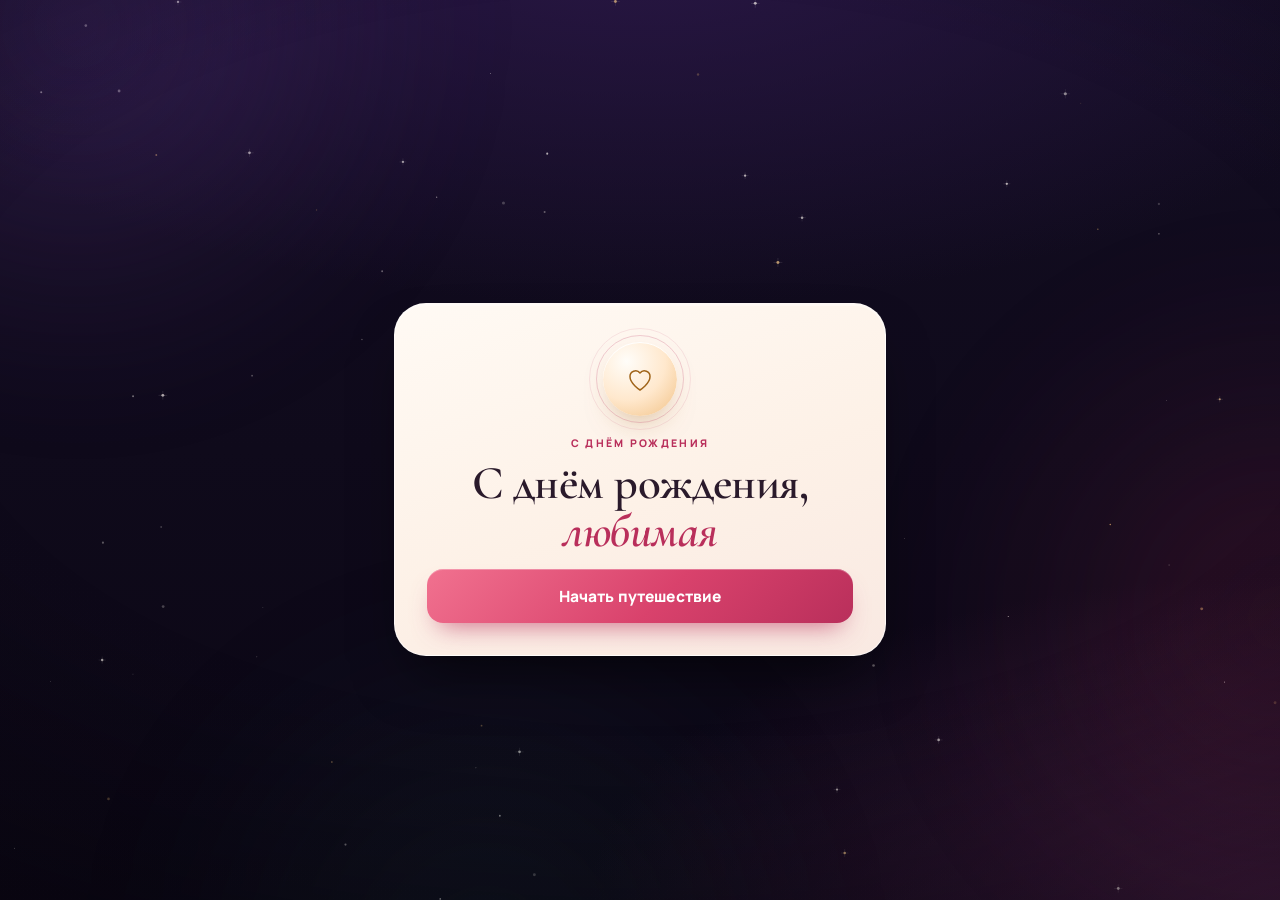
<file: index.html>
<!DOCTYPE html>
<html lang="ru">
<head>
    <meta charset="UTF-8">
    <meta name="viewport" content="width=device-width, initial-scale=1, viewport-fit=cover">
    <meta name="theme-color" content="#100b1d">

    <title>Квест на день рождения · 2026</title>
    <meta name="description" content="Шесть глав, шесть записок и один подарок в конце. Маленькое путешествие по квартире.">
    <meta name="robots" content="noindex, nofollow">

    <meta property="og:type" content="website">
    <meta property="og:title" content="Квест на день рождения · 2026">
    <meta property="og:description" content="Шесть глав, шесть ключей и один подарок в конце.">

    <link rel="icon" href="data:image/svg+xml,%3Csvg xmlns='http://www.w3.org/2000/svg' viewBox='0 0 32 32'%3E%3Crect width='32' height='32' rx='9' fill='%23100b1d'/%3E%3Cpath d='M16 25s-8-4.9-8-10.3A4.4 4.4 0 0 1 16 11a4.4 4.4 0 0 1 8 3.7C24 20.1 16 25 16 25Z' fill='%23e9b872'/%3E%3C/svg%3E">

    <link rel="preconnect" href="https://fonts.googleapis.com">
    <link rel="preconnect" href="https://fonts.gstatic.com" crossorigin>
    <link href="https://fonts.googleapis.com/css2?family=Cormorant+Garamond:ital,wght@0,500;0,600;0,700;1,500;1,600&family=Manrope:wght@400;500;600;700;800&display=swap" rel="stylesheet">

    <link rel="stylesheet" href="css/theme.css?v=2026.15">
    <link rel="stylesheet" href="css/app.css?v=2026.15">
    <link rel="stylesheet" href="css/games.css?v=2026.15">
</head>
<body data-view="intro">

    <canvas id="stars" aria-hidden="true"></canvas>
    <div class="aurora" aria-hidden="true">
        <span class="aurora__blob aurora__blob--1"></span>
        <span class="aurora__blob aurora__blob--2"></span>
        <span class="aurora__blob aurora__blob--3"></span>
    </div>
    <canvas id="fx" aria-hidden="true"></canvas>

    <div class="app">
        <header class="topbar">
            <div class="brand">
                <span class="demo-chip" id="demoChip" hidden>демо</span>
            </div>
        </header>

        <div class="progress" id="progress" aria-hidden="true">
            <div class="progress__track"><div class="progress__fill" id="progressFill"></div></div>
            <div class="progress__dots" id="progressDots"></div>
        </div>

        <main class="screen" id="screen" aria-live="polite"></main>
    </div>

    <div class="toast" id="toast" role="status" aria-live="polite"></div>

    <noscript>
        <div class="noscript">Включите JavaScript, чтобы пройти квест.</div>
    </noscript>

    <script src="js/config.js?v=2026.15"></script>
    <script src="js/utils.js?v=2026.15"></script>
    <script src="js/audio.js?v=2026.15"></script>
    <script src="js/effects.js?v=2026.15"></script>
    <script src="js/games.js?v=2026.15"></script>
    <script src="js/app.js?v=2026.15"></script>
</body>
</html>
</file>
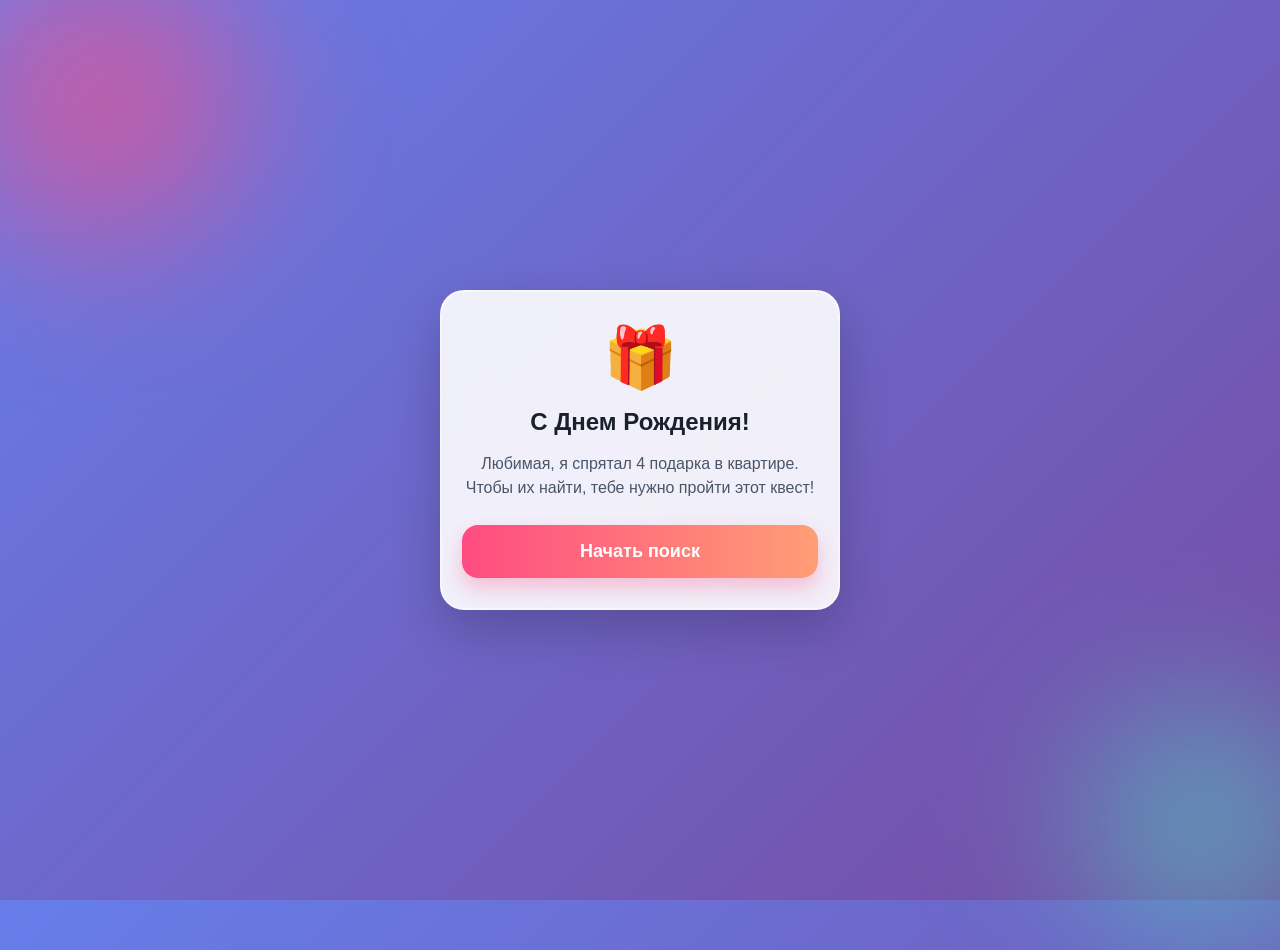
<file: ai_studio_code.html>
<!DOCTYPE html>
<html lang="ru">
<head>
    <meta charset="UTF-8">
    <meta name="viewport" content="width=device-width, initial-scale=1.0, maximum-scale=1.0, user-scalable=no">
    <title>Birthday Quest</title>
    <style>
        :root {
            --primary: #ff4b81;
            --secondary: #ff9e75;
            --bg-gradient: linear-gradient(135deg, #667eea 0%, #764ba2 100%);
            --glass: rgba(255, 255, 255, 0.9);
            --glass-border: rgba(255, 255, 255, 0.5);
            --text-color: #2d3748;
        }

        * { box-sizing: border-box; -webkit-tap-highlight-color: transparent; }

        body {
            margin: 0;
            padding: 0;
            font-family: 'Helvetica Neue', sans-serif;
            background: var(--bg-gradient);
            min-height: 100vh;
            display: flex;
            flex-direction: column;
            align-items: center;
            justify-content: center;
            color: var(--text-color);
            overflow-x: hidden;
        }

        /* Фон с плавающими кругами для красоты */
        .bg-shape {
            position: absolute;
            border-radius: 50%;
            filter: blur(80px);
            z-index: 0;
            opacity: 0.6;
        }
        .shape-1 { width: 300px; height: 300px; background: #ff4b81; top: -50px; left: -50px; }
        .shape-2 { width: 250px; height: 250px; background: #4fd1c5; bottom: -50px; right: -50px; }

        /* Основной контейнер (карточка) */
        .card {
            position: relative;
            z-index: 10;
            background: var(--glass);
            backdrop-filter: blur(20px);
            -webkit-backdrop-filter: blur(20px);
            border: 2px solid var(--glass-border);
            border-radius: 24px;
            padding: 30px 20px;
            width: 90%;
            max-width: 400px;
            box-shadow: 0 20px 50px rgba(0,0,0,0.2);
            text-align: center;
            transition: transform 0.4s ease, opacity 0.4s ease;
        }

        /* Прогресс бар */
        .progress-container {
            width: 100%;
            background: rgba(0,0,0,0.05);
            height: 6px;
            border-radius: 10px;
            margin-bottom: 25px;
            overflow: hidden;
        }
        .progress-bar {
            height: 100%;
            background: linear-gradient(90deg, var(--primary), var(--secondary));
            width: 0%;
            transition: width 0.5s ease;
        }

        h1 { margin: 0 0 10px; font-size: 24px; font-weight: 800; color: #1a202c; }
        h2 { margin: 0 0 15px; font-size: 18px; color: #4a5568; text-transform: uppercase; letter-spacing: 1px; }
        p { font-size: 16px; line-height: 1.5; margin-bottom: 25px; color: #4a5568; }

        .emoji-icon {
            font-size: 60px;
            margin-bottom: 15px;
            display: inline-block;
            animation: float 3s ease-in-out infinite;
        }

        /* Поле ввода */
        input {
            width: 100%;
            padding: 15px;
            border: 2px solid transparent;
            background: #f7fafc;
            border-radius: 16px;
            font-size: 18px;
            text-align: center;
            margin-bottom: 15px;
            transition: all 0.3s;
            outline: none;
            box-shadow: inset 0 2px 4px rgba(0,0,0,0.06);
        }
        input:focus {
            background: #fff;
            border-color: var(--primary);
            box-shadow: 0 0 0 4px rgba(255, 75, 129, 0.1);
        }

        /* Кнопка */
        button {
            width: 100%;
            padding: 16px;
            background: linear-gradient(90deg, var(--primary), var(--secondary));
            color: white;
            border: none;
            border-radius: 16px;
            font-size: 18px;
            font-weight: bold;
            cursor: pointer;
            transition: transform 0.2s, box-shadow 0.2s;
            box-shadow: 0 10px 20px rgba(255, 75, 129, 0.3);
        }
        button:active { transform: scale(0.96); }

        /* Сообщение об ошибке */
        .error {
            color: #e53e3e;
            font-size: 14px;
            margin-top: 10px;
            opacity: 0;
            transform: translateY(-10px);
            transition: all 0.3s;
            height: 0;
        }
        .error.visible { opacity: 1; transform: translateY(0); height: auto; margin-bottom: 10px;}

        /* Анимации */
        @keyframes float {
            0% { transform: translateY(0px); }
            50% { transform: translateY(-10px); }
            100% { transform: translateY(0px); }
        }
        
        @keyframes shake {
            0%, 100% { transform: translateX(0); }
            25% { transform: translateX(-8px); }
            75% { transform: translateX(8px); }
        }
        .shake { animation: shake 0.4s ease-in-out; }

        /* Блок с подсказкой (Overlay) */
        .clue-overlay {
            position: absolute;
            top: 0; left: 0; width: 100%; height: 100%;
            background: rgba(255, 255, 255, 0.98);
            z-index: 20;
            border-radius: 22px;
            display: flex;
            flex-direction: column;
            align-items: center;
            justify-content: center;
            padding: 20px;
            opacity: 0;
            pointer-events: none;
            transform: scale(0.9);
            transition: all 0.4s cubic-bezier(0.175, 0.885, 0.32, 1.275);
        }
        .clue-overlay.active {
            opacity: 1;
            pointer-events: all;
            transform: scale(1);
        }
        .clue-text {
            font-size: 20px;
            font-weight: bold;
            color: var(--text-color);
            margin-bottom: 20px;
        }
        .clue-highlight {
            color: var(--primary);
            font-size: 24px;
            display: block;
            margin-top: 10px;
        }

        /* Канвас для конфетти */
        #confetti-canvas {
            position: fixed;
            top: 0; left: 0;
            width: 100%; height: 100%;
            pointer-events: none;
            z-index: 50;
        }
    </style>
</head>
<body>

    <div class="bg-shape shape-1"></div>
    <div class="bg-shape shape-2"></div>
    <canvas id="confetti-canvas"></canvas>

    <div class="card" id="game-card">
        <!-- Контент генерируется JS -->
    </div>

    <script>
        // ============================================================
        // 🎁 НАСТРОЙКИ КВЕСТА
        // Редактируйте вопросы, ответы и места подарков здесь
        // ============================================================
        
        const questions = [
            {
                id: 1,
                icon: "🧱", // Иконка для Lego
                title: "Уровень 1: Начало сборки",
                text: "Первый подарок маленький, но с характером. <br>Отгадай: Кто живет в ананасе на дне океана?", 
                answers: ["губка боб", "спанч боб", "spongebob"], 
                clue: "В ящике со столовыми приборами! 🍴"
            },
            {
                id: 2,
                icon: "🚂", // Иконка для Honkai (Поезд/Космос)
                title: "Уровень 2: Звездный путь",
                text: "Этот подарок прибыл с другой планеты. <br>Вопрос: Как называется наша любимая пиццерия?",
                answers: ["додо", "папа джонс", "доминос"], 
                clue: "За микроволновкой! 🍕"
            },
            {
                id: 3,
                icon: "✨", // Иконка для LED дерева
                title: "Уровень 3: Магия света",
                text: "Чтобы найти этот подарок, нужно добавить немного уюта. <br>В каком месяце мы поженились?",
                answers: ["июль", "07", "в июле"], 
                clue: "В шкафу, на полке с полотенцами! 🛁"
            },
            {
                id: 4,
                icon: "🧙‍♂️", // Иконка для Гарри Поттера
                title: "Финал: Хогвартс ждет",
                text: "Самый большой секрет. <br>Назови имя эльфа-домовика из Гарри Поттера.",
                answers: ["добби", "dobby"], 
                clue: "ПОД КРОВАТЬЮ! 🎉"
            }
        ];

        // ============================================================
        
        let currentStep = 0;
        const card = document.getElementById('game-card');

        // Запуск
        function initGame() {
            renderIntro();
        }

        // Экран приветствия
        function renderIntro() {
            card.innerHTML = `
                <div class="emoji-icon">🎁</div>
                <h1>С Днем Рождения!</h1>
                <p>Любимая, я спрятал 4 подарка в квартире. Чтобы их найти, тебе нужно пройти этот квест!</p>
                <button onclick="startGame()">Начать поиск</button>
            `;
        }

        function startGame() {
            currentStep = 0;
            renderQuestion();
        }

        // Отрисовка вопроса
        function renderQuestion() {
            if (currentStep >= questions.length) {
                renderFinish();
                return;
            }

            const q = questions[currentStep];
            const progressPercent = (currentStep / questions.length) * 100;

            // Плавная смена контента
            card.style.opacity = 0;
            setTimeout(() => {
                card.innerHTML = `
                    <div class="progress-container">
                        <div class="progress-bar" style="width: ${progressPercent}%"></div>
                    </div>
                    <div class="emoji-icon">${q.icon}</div>
                    <h2>${q.title}</h2>
                    <p>${q.text}</p>
                    <input type="text" id="answer" placeholder="Введи ответ..." autocomplete="off">
                    <div class="error" id="error-msg">Не-а, подумай еще! 😋</div>
                    <button onclick="checkAnswer()">Проверить</button>
                    
                    <!-- Скрытый слой с подсказкой -->
                    <div class="clue-overlay" id="clue-layer">
                        <div class="emoji-icon">📍</div>
                        <div class="clue-text">
                            Правильно! Твой подарок спрятан:
                            <span class="clue-highlight">${q.clue}</span>
                        </div>
                        <button onclick="nextStep()">Я нашла! Дальше</button>
                    </div>
                `;
                card.style.opacity = 1;
                
                // Фокус на поле ввода (для удобства)
                // На мобильных иногда лучше не авто-фокусить, чтобы клава не прыгала, 
                // но здесь оставим для удобства.
            }, 400);
        }

        // Проверка ответа
        function checkAnswer() {
            const input = document.getElementById('answer');
            const errorMsg = document.getElementById('error-msg');
            const clueLayer = document.getElementById('clue-layer');
            
            const val = input.value.trim().toLowerCase();
            const correct = questions[currentStep].answers.map(a => a.toLowerCase());

            if (correct.includes(val)) {
                // Успех
                input.blur(); // Убрать клавиатуру
                fireConfetti(); // Салют
                clueLayer.classList.add('active'); // Показать подсказку
            } else {
                // Ошибка
                errorMsg.classList.add('visible');
                card.classList.add('shake');
                setTimeout(() => card.classList.remove('shake'), 400);
                input.value = '';
            }
        }

        function nextStep() {
            currentStep++;
            renderQuestion();
        }

        // Финальный экран
        function renderFinish() {
            card.style.opacity = 0;
            setTimeout(() => {
                fireConfetti();
                setTimeout(fireConfetti, 500); // Двойной салют
                card.innerHTML = `
                    <div class="emoji-icon">❤️</div>
                    <h1>Квест пройден!</h1>
                    <p>Ты нашла все подарки!<br>Надеюсь, они тебе понравятся.<br>Люблю тебя до Луны и обратно! 🚀</p>
                `;
                card.style.opacity = 1;
            }, 400);
        }

        // === Логика Конфетти (встроена, чтобы не зависеть от интернета) ===
        const canvas = document.getElementById('confetti-canvas');
        const ctx = canvas.getContext('2d');
        let confetti = [];

        function resizeCanvas() {
            canvas.width = window.innerWidth;
            canvas.height = window.innerHeight;
        }
        window.addEventListener('resize', resizeCanvas);
        resizeCanvas();

        function fireConfetti() {
            const colors = ['#ff4b81', '#4fd1c5', '#f6e05e', '#ffffff'];
            for (let i = 0; i < 100; i++) {
                confetti.push({
                    x: window.innerWidth / 2,
                    y: window.innerHeight / 2,
                    w: Math.random() * 10 + 5,
                    h: Math.random() * 5 + 5,
                    color: colors[Math.floor(Math.random() * colors.length)],
                    vx: (Math.random() - 0.5) * 20,
                    vy: (Math.random() - 0.5) * 20,
                    grav: 0.1
                });
            }
        }

        function updateConfetti() {
            ctx.clearRect(0, 0, canvas.width, canvas.height);
            confetti.forEach((c, index) => {
                c.x += c.vx;
                c.y += c.vy;
                c.vy += c.grav;
                c.vx *= 0.96;
                c.vy *= 0.96;
                
                ctx.fillStyle = c.color;
                ctx.fillRect(c.x, c.y, c.w, c.h);

                if (c.y > canvas.height) confetti.splice(index, 1);
            });
            requestAnimationFrame(updateConfetti);
        }
        updateConfetti(); // Запуск цикла анимации

        // Старт
        initGame();

    </script>
</body>
</html>
</file>
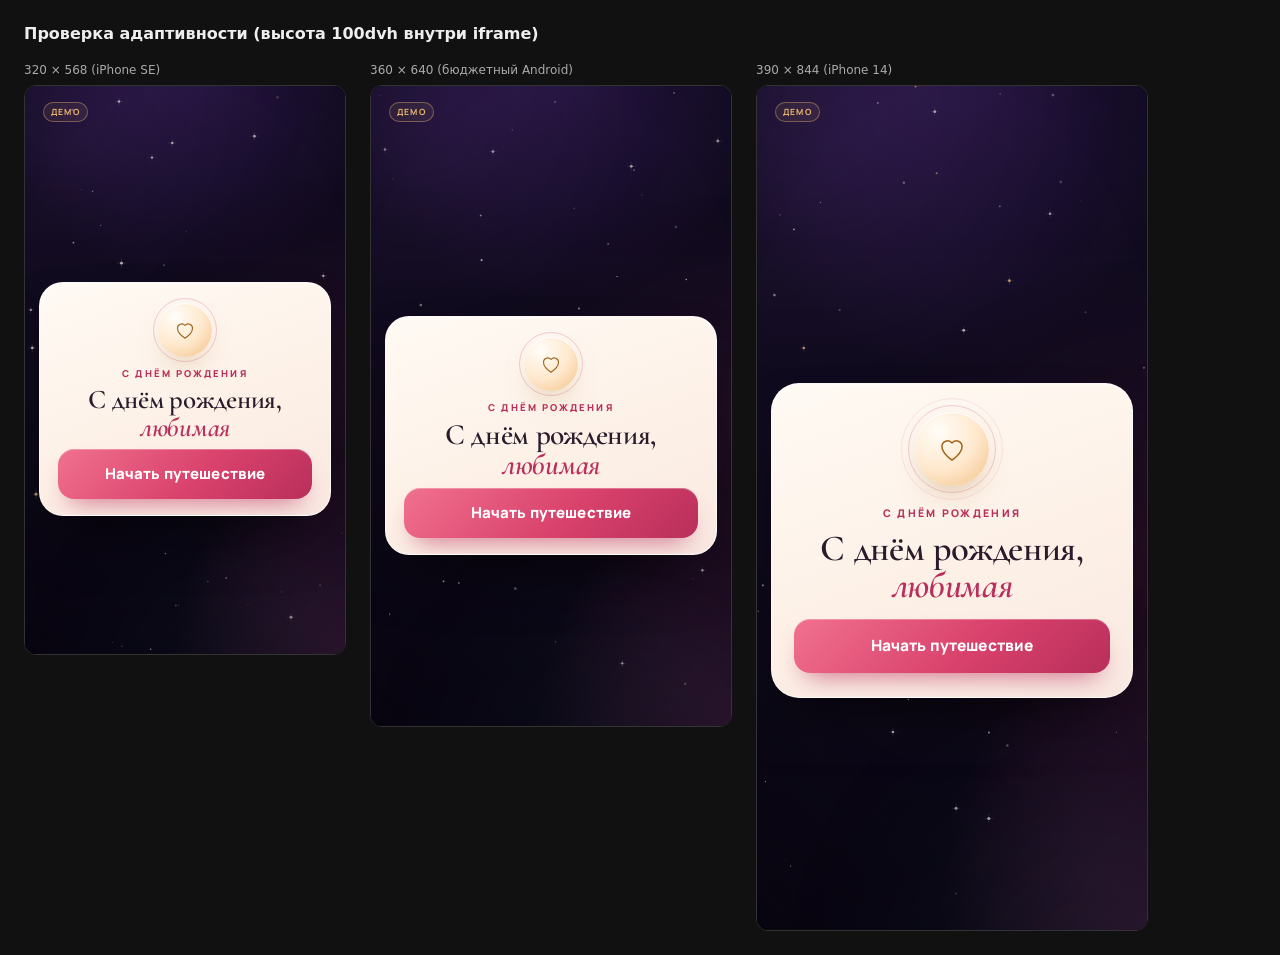
<file: docs/dev-preview.html>
<!DOCTYPE html>
<html lang="ru">
<head>
    <meta charset="UTF-8">
    <title>Проверка адаптивности · 320 / 360 / 390</title>
    <style>
        body {
            margin: 0;
            padding: 24px;
            background: #111;
            color: #eee;
            font-family: system-ui, sans-serif;
        }
        h1 { font-size: 16px; font-weight: 600; margin: 0 0 20px; }
        .row { display: flex; gap: 24px; align-items: flex-start; }
        .phone { flex: 0 0 auto; }
        .phone p { margin: 0 0 8px; font-size: 12px; color: #aaa; }
        iframe { border: 1px solid #333; border-radius: 12px; background: #000; display: block; }
    </style>
</head>
<body>
    <h1>Проверка адаптивности (высота 100dvh внутри iframe)</h1>
    <div class="row">
        <div class="phone">
            <p>320 × 568 (iPhone SE)</p>
            <iframe src="../index.html?demo=1" width="320" height="568"></iframe>
        </div>
        <div class="phone">
            <p>360 × 640 (бюджетный Android)</p>
            <iframe src="../index.html?demo=1" width="360" height="640"></iframe>
        </div>
        <div class="phone">
            <p>390 × 844 (iPhone 14)</p>
            <iframe src="../index.html?demo=1" width="390" height="844"></iframe>
        </div>
    </div>
</body>
</html>
</file>
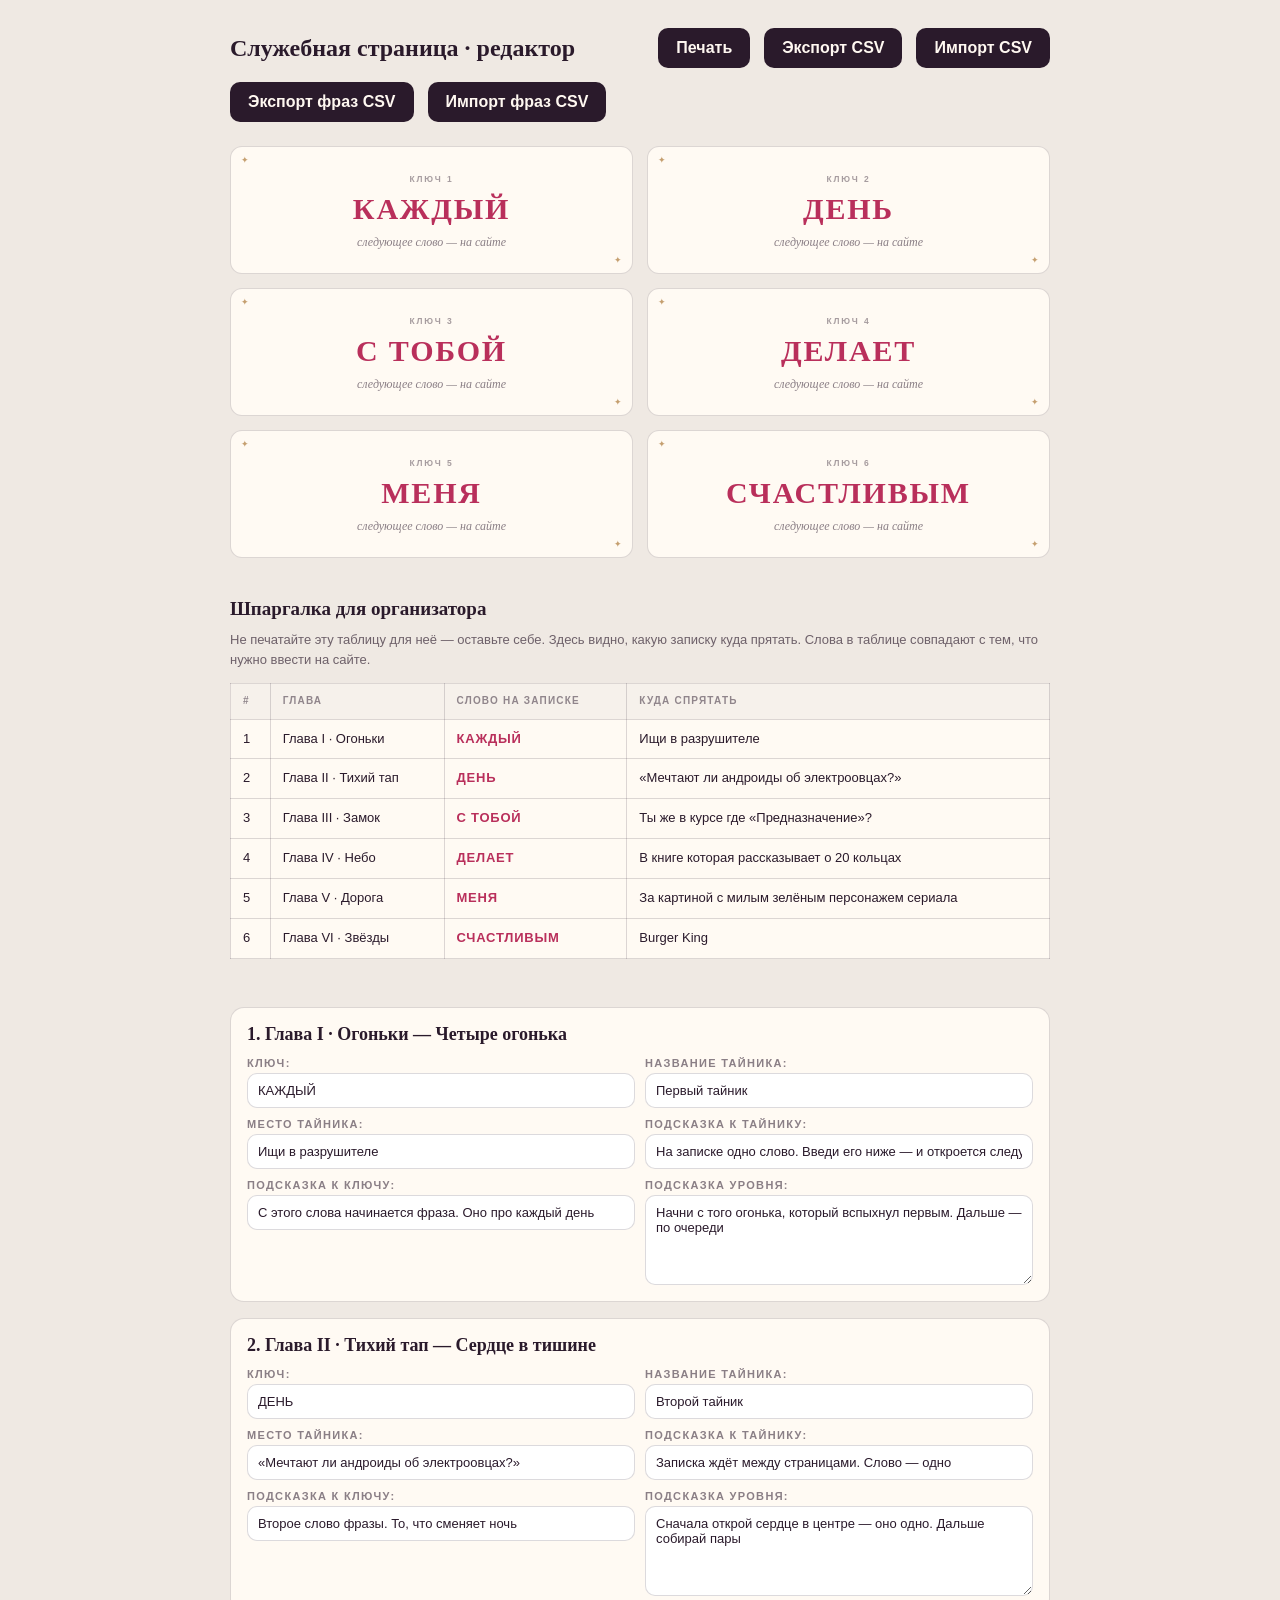
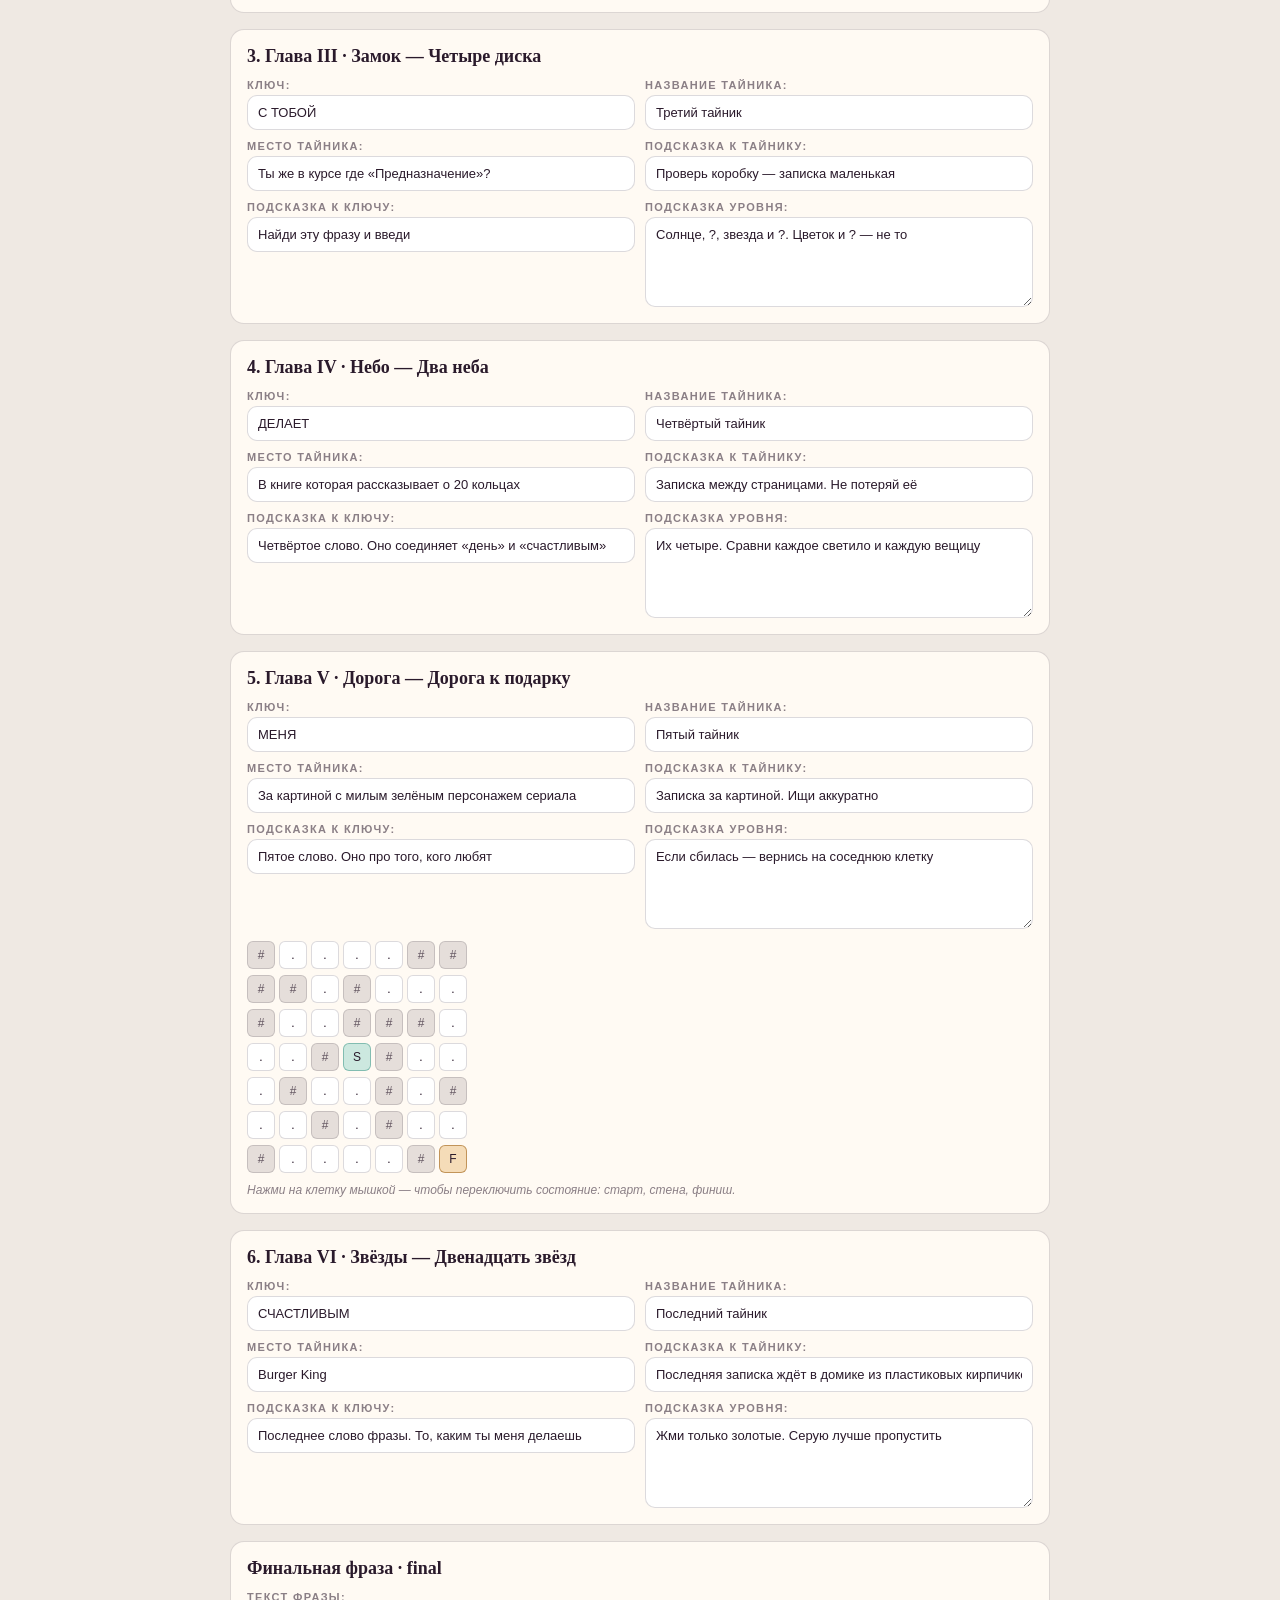
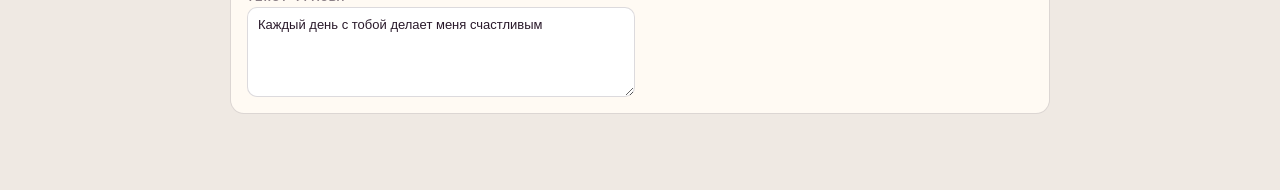
<file: docs/editor.html>
<!DOCTYPE html>
<html lang="ru">
<head>
    <meta charset="UTF-8">
    <meta name="viewport" content="width=device-width, initial-scale=1">
    <title>Служебная страница · Редактор квеста</title>
    <meta name="robots" content="noindex, nofollow">
    <style>
        :root {
            --ink: #2a1a2b;
            --rose: #b92f5b;
            --gold: #a06419;
            --line: rgba(42, 26, 43, 0.16);
        }

        * { box-sizing: border-box; }

        body {
            margin: 0;
            padding: 28px 20px 60px;
            background: #efe9e3;
            color: var(--ink);
            font-family: "Segoe UI", Roboto, Arial, sans-serif;
        }

        .toolbar {
            max-width: 820px;
            margin: 0 auto 24px;
            display: flex;
            flex-wrap: wrap;
            align-items: center;
            gap: 14px;
        }

        .toolbar h1 {
            flex: 1 1 260px;
            margin: 0;
            font-family: Georgia, "Times New Roman", serif;
            font-size: 24px;
            font-weight: 600;
        }

        .toolbar button {
            padding: 11px 18px;
            border: 0;
            border-radius: 10px;
            background: #2a1a2b;
            color: #fff8f1;
            font: inherit;
            font-weight: 700;
            cursor: pointer;
        }

        .notice {
            max-width: 820px;
            margin: 0 auto 22px;
            padding: 12px 15px;
            border: 1px solid rgba(185, 47, 91, 0.35);
            border-radius: 10px;
            background: rgba(185, 47, 91, 0.08);
            font-size: 13.5px;
            line-height: 1.5;
        }

        .notice[hidden] { display: none; }

        .sheet {
            max-width: 820px;
            margin: 0 auto;
            display: grid;
            grid-template-columns: repeat(2, 1fr);
            gap: 14px;
        }

        .note {
            position: relative;
            min-height: 128px;
            padding: 20px 18px 16px;
            border: 1px solid var(--line);
            border-radius: 12px;
            background: #fffaf3;
            display: flex;
            flex-direction: column;
            justify-content: center;
            text-align: center;
            break-inside: avoid;
        }

        .note::before,
        .note::after {
            content: "✦";
            position: absolute;
            font-size: 9px;
            color: var(--gold);
            opacity: 0.6;
        }

        .note::before { top: 8px; left: 10px; }
        .note::after { bottom: 8px; right: 10px; }

        .note__num {
            margin-bottom: 8px;
            font-size: 8.5px;
            font-weight: 700;
            letter-spacing: 0.22em;
            text-transform: uppercase;
            color: rgba(42, 26, 43, 0.42);
        }

        .note__word {
            font-family: Georgia, "Times New Roman", serif;
            font-size: 30px;
            font-weight: 600;
            letter-spacing: 0.06em;
            line-height: 1.1;
            text-transform: uppercase;
            color: var(--rose);
        }

        .note__hint {
            margin-top: 10px;
            font-family: Georgia, "Times New Roman", serif;
            font-size: 12px;
            font-style: italic;
            color: rgba(42, 26, 43, 0.55);
        }

        .organizer {
            max-width: 820px;
            margin: 40px auto 0;
        }

        .organizer h2 {
            margin: 0 0 10px;
            font-family: Georgia, "Times New Roman", serif;
            font-size: 19px;
            font-weight: 600;
        }

        .organizer p {
            margin: 0 0 14px;
            font-size: 13px;
            line-height: 1.5;
            color: rgba(42, 26, 43, 0.66);
        }

        table {
            width: 100%;
            border-collapse: collapse;
            background: #fffaf3;
            font-size: 13px;
        }

        th, td {
            padding: 10px 12px;
            border: 1px solid var(--line);
            text-align: left;
            vertical-align: top;
            line-height: 1.45;
        }

        th {
            font-size: 10px;
            letter-spacing: 0.12em;
            text-transform: uppercase;
            color: rgba(42, 26, 43, 0.5);
            background: rgba(42, 26, 43, 0.04);
        }

        td b {
            letter-spacing: 0.06em;
            text-transform: uppercase;
            color: var(--rose);
        }

        .empty {
            padding: 20px;
            border: 1px dashed var(--line);
            border-radius: 10px;
            font-size: 13px;
            text-align: center;
            color: rgba(42, 26, 43, 0.5);
        }

        .editor {
            max-width: 820px;
            margin: 48px auto 0;
        }

        .editor h2 {
            margin: 0 0 14px;
            font-family: Georgia, "Times New Roman", serif;
            font-size: 22px;
            font-weight: 600;
        }

        .editor .level-card {
            border: 1px solid var(--line);
            border-radius: 14px;
            background: #fffaf3;
            padding: 16px;
            margin-bottom: 16px;
        }

        .editor .level-card h3 {
            margin: 0 0 12px;
            font-family: Georgia, "Times New Roman", serif;
            font-size: 18px;
            font-weight: 600;
        }

        .editor .grid {
            display: grid;
            grid-template-columns: repeat(2, minmax(0, 1fr));
            gap: 10px;
        }

        @media (max-width: 620px) {
            .editor .grid { grid-template-columns: 1fr; }
        }

        .editor label {
            display: flex;
            flex-direction: column;
            gap: 4px;
            font-size: 11px;
            font-weight: 800;
            letter-spacing: 0.12em;
            text-transform: uppercase;
            color: rgba(42, 26, 43, 0.55);
        }

        .editor input,
        .editor textarea {
            width: 100%;
            padding: 9px 10px;
            border: 1px solid var(--line);
            border-radius: 10px;
            background: #fff;
            color: var(--ink);
            font: inherit;
            font-size: 13px;
            text-transform: none;
            letter-spacing: normal;
            font-weight: 500;
        }

        .editor-map {
            display: grid;
            grid-template-columns: repeat(auto-fit, minmax(140px, 1fr));
            gap: 10px;
            margin-top: 12px;
        }

        .editor-map--grid {
            display: flex;
            flex-direction: column;
            gap: 6px;
        }

        .editor-map__row {
            display: flex;
            gap: 4px;
            align-items: center;
        }

        .editor-map__cell {
            min-width: 28px;
            height: 28px;
            border: 1px solid var(--line);
            border-radius: 6px;
            background: #fff;
            color: var(--ink);
            font: inherit;
            font-size: 12px;
            cursor: pointer;
            padding: 0;
        }

        .editor-map__cell[data-char="S"] {
            background: rgba(143, 211, 199, 0.45);
            border-color: rgba(80, 160, 145, 0.6);
        }

        .editor-map__cell[data-char="#"] {
            background: rgba(42, 26, 43, 0.12);
            color: rgba(42, 26, 43, 0.7);
        }

        .editor-map__cell[data-char="F"] {
            background: rgba(233, 184, 114, 0.45);
            border-color: rgba(160, 100, 25, 0.6);
        }

        .editor-map__hint {
            margin: 10px 0 0;
            font-size: 12px;
            font-style: italic;
            color: rgba(42, 26, 43, 0.55);
        }

        .editor textarea { min-height: 90px; resize: vertical; }

        @media (max-width: 620px) {
            .sheet { grid-template-columns: 1fr; }
        }

        @media (max-width: 620px) {
            .toolbar { gap: 10px; }
        }

        @media print {
            @page { size: A4; margin: 14mm; }

            body {
                padding: 0;
                background: #fff;
                -webkit-print-color-adjust: exact;
                print-color-adjust: exact;
            }

            .toolbar button,
            .organizer p,
            .toolbar h1 { display: none; }

            .toolbar { margin: 0; }

            .notice { margin-bottom: 10mm; font-size: 11px; }

            .sheet { gap: 6mm; }

            .note {
                min-height: 45mm;
                border-color: #bbb;
            }

            .note__word { font-size: 30pt; }

            .organizer { margin-top: 12mm; break-before: page; }

            table { font-size: 11px; }
        }
    </style>
</head>
<body>

    <div class="toolbar">
        <h1>Служебная страница · редактор</h1>
        <button type="button" id="printBtn">Печать</button>
        <button type="button" id="exportBtn">Экспорт CSV</button>
        <button type="button" id="importBtn">Импорт CSV</button>
        <button type="button" id="exportPhrasesBtn">Экспорт фраз CSV</button>
        <button type="button" id="importPhrasesBtn">Импорт фраз CSV</button>
    </div>

    <p class="notice" id="demoNotice" hidden>
        Сейчас в <code>js/config.js</code> включены демо-ключи. Это не настоящие слова —
        для квеста сначала замените контент и поставьте <code>meta.demo = false</code>.
    </p>

    <div class="sheet" id="sheet"></div>

    <section class="organizer">
        <h2>Шпаргалка для организатора</h2>
        <p>
            Не печатайте эту таблицу для неё — оставьте себе. Здесь видно, какую записку
            куда прятать. Слова в таблице совпадают с тем, что нужно ввести на сайте.
        </p>
        <div id="tableMount"></div>
    </section>

    <section class="editor" id="editor"></section>

    <script src="../js/config.js"></script>
    <script>
        (function () {
            "use strict";

            const config = (typeof QUEST !== "undefined") ? QUEST : null;
            const levels = (config && config.levels) || [];
            const sheet = document.getElementById("sheet");
            const tableMount = document.getElementById("tableMount");
            const notice = document.getElementById("demoNotice");
            const editorMount = document.getElementById("editor");

            function keys(reward) {
                if (!reward || reward.key == null) return [];
                const list = Array.isArray(reward.key) ? reward.key : [reward.key];
                return list.filter(function (value) {
                    return value != null && String(value).trim() !== "";
                });
            }

            if (config && config.meta && config.meta.demo) {
                notice.hidden = false;
            }

            const notes = levels
                .map(function (level, index) {
                    return { level: level, index: index, word: keys(level.reward)[0] };
                })
                .filter(function (entry) { return entry.word; });

            if (!notes.length) {
                sheet.innerHTML = '<div class="empty">В конфиге нет ни одного уровня с полем <code>reward.key</code>.</div>';
            }

            notes.forEach(function (entry, order) {
                const noteEl = document.createElement("div");
                noteEl.className = "note";
                noteEl.innerHTML =
                    '<div class="note__num">Ключ ' + (order + 1) + "</div>" +
                    '<div class="note__word">' + String(entry.word).toUpperCase() + "</div>" +
                    '<div class="note__hint">следующее слово — на сайте</div>';
                sheet.appendChild(noteEl);
            });

            const rows = levels.map(function (level, index) {
                const word = keys(level.reward)[0];
                const reward = level.reward || {};
                return (
                    "<tr>" +
                        "<td>" + (index + 1) + "</td>" +
                        "<td>" + (level.eyebrow || "Глава") + "</td>" +
                        "<td>" + (word ? "<b>" + word + "</b>" : "— без записки —") + "</td>" +
                        "<td>" + (reward.text || "—") + "</td>" +
                    "</tr>"
                );
            }).join("");

            tableMount.innerHTML =
                "<table>" +
                    "<thead><tr>" +
                        "<th>#</th><th>Глава</th><th>Слово на записке</th><th>Куда спрятать</th>" +
                    "</tr></thead>" +
                    "<tbody>" + rows + "</tbody>" +
                "</table>";

            /* ---------- Редактор ---------- */

            const editor = document.getElementById("editor");
            editor.innerHTML = "";

            levels.forEach(function (level, index) {
                const card = document.createElement("div");
                card.className = "level-card";

                const title = document.createElement("h3");
                title.textContent = (index + 1) + ". " + (level.eyebrow || "Глава") + " — " + (level.title || "Без названия");

                const grid = document.createElement("div");
                grid.className = "grid";

                function field(label, key, value, textarea) {
                    const wrap = document.createElement("label");
                    const input = document.createElement(textarea ? "textarea" : "input");
                    if (!textarea) {
                        input.type = "text";
                    }
                    input.value = value == null ? "" : String(value);
                    input.setAttribute("data-level", String(index));
                    input.setAttribute("data-field", key);
                    if (textarea) {
                        input.rows = 3;
                    }
                    wrap.appendChild(document.createTextNode(label + ": "));
                    wrap.appendChild(input);
                    grid.appendChild(wrap);
                    return input;
                }

                field("Ключ", "key", keys(level.reward)[0]);
                field("Название тайника", "treasureTitle", level.reward ? level.reward.title : "");
                field("Место тайника", "treasurePlace", level.reward ? level.reward.text : "");
                field("Подсказка к тайнику", "treasureNote", level.reward ? level.reward.note : "");
                field("Подсказка к ключу", "keyHint", level.reward ? level.reward.keyHint : "");
                field("Подсказка уровня", "hint", level.hint, true);

                card.appendChild(title);
                card.appendChild(grid);

                if (level.type === "maze") {
                    const mapBox = document.createElement("div");
                    mapBox.className = "editor-map editor-map--grid";

                    const rows = (level.grid || []).filter(function (row) { return row != null; });
                    const cols = rows.length ? Math.max.apply(null, rows.map(function (row) { return String(row).length; })) : 7;

                    for (let rowIndex = 0; rowIndex < rows.length; rowIndex++) {
                        const rowDiv = document.createElement("div");
                        rowDiv.className = "editor-map__row";

                        for (let colIndex = 0; colIndex < cols; colIndex++) {
                            const char = (rows[rowIndex] || "")[colIndex] || ".";
                            const cell = document.createElement("button");
                            cell.type = "button";
                            cell.className = "editor-map__cell";
                            cell.textContent = char;
                            cell.setAttribute("data-char", char);
                            cell.setAttribute("data-row", String(rowIndex));
                            cell.setAttribute("data-col", String(colIndex));
                            cell.addEventListener("click", function () {
                                const target = QUEST.levels[index];
                                if (!target) return;
                                if (!Array.isArray(target.grid)) target.grid = [];
                                while (target.grid.length < rowIndex + 1) target.grid.push("");
                                const current = String(target.grid[rowIndex] || "");
                                const chars = [".", "S", "#", "F"];
                                let currentIndex = chars.indexOf(current[colIndex] || ".");
                                if (currentIndex < 0) currentIndex = 0;
                                const nextIndex = (currentIndex + 1) % chars.length;
                                const nextChar = chars[nextIndex];
                                target.grid[rowIndex] = current.slice(0, colIndex) + nextChar + current.slice(colIndex + 1);
                                cell.setAttribute("data-char", nextChar);
                                cell.textContent = nextChar;
                            });
                            rowDiv.appendChild(cell);
                        }

                        mapBox.appendChild(rowDiv);
                    }

                    card.appendChild(mapBox);

                    const mapHint = document.createElement("p");
                    mapHint.className = "editor-map__hint";
                    mapHint.textContent = "Нажми на клетку мышкой — чтобы переключить состояние: старт, стена, финиш.";
                    card.appendChild(mapHint);
                }

                editor.appendChild(card);
            });

            const phraseEntries = (config && Array.isArray(config.phrases)) ? config.phrases : [];

            phraseEntries.forEach(function (phrase, pIndex) {
                const card = document.createElement("div");
                card.className = "level-card";

                const title = document.createElement("h3");
                title.textContent = "Финальная фраза · " + (phrase.id || "final");

                const grid = document.createElement("div");
                grid.className = "grid";

                function field(label, key, value, textarea) {
                    const wrap = document.createElement("label");
                    const input = document.createElement(textarea ? "textarea" : "input");
                    if (!textarea) {
                        input.type = "text";
                    }
                    input.value = value == null ? "" : String(value);
                    input.setAttribute("data-field", key);
                    if (textarea) {
                        input.rows = 3;
                    }
                    wrap.appendChild(document.createTextNode(label + ": "));
                    wrap.appendChild(input);
                    grid.appendChild(wrap);
                    return input;
                }

                field("Текст фразы", "finalText", phrase.text, true);

                card.appendChild(title);
                card.appendChild(grid);
                editor.appendChild(card);
            });

            document.getElementById("exportBtn").addEventListener("click", function () {
                const header = [
                    "level_id", "eyebrow", "title", "type",
                    "key", "treasureTitle", "treasurePlace", "treasureNote", "keyHint", "hint", "grid"
                ];
                const lines = [header.join(",")];

                levels.forEach(function (level) {
                    const reward = level.reward || {};
                    const row = [
                        level.id,
                        level.eyebrow || "",
                        level.title || "",
                        level.type || "",
                        keys(level.reward)[0] || "",
                        reward.title || "",
                        reward.text || "",
                        reward.note || "",
                        reward.keyHint || "",
                        level.hint || "",
                        (level.grid || []).join("\n") || ""
                    ].map(function (value) { return String(value == null ? "" : value); });

                    lines.push(row.map(function (value) {
                        return /[",\n]/.test(value) ? '"' + value.replace(/"/g, '""') + '"' : value;
                    }).join(","));
                });

                const blob = new Blob([lines.join("\n")], { type: "text/csv;charset=utf-8" });
                const url = URL.createObjectURL(blob);
                const a = document.createElement("a");
                a.href = url;
                a.download = "quest-editor.csv";
                a.click();
                URL.revokeObjectURL(url);
            });

            document.getElementById("importBtn").addEventListener("click", function () {
                const input = document.createElement("input");
                input.type = "file";
                input.accept = ".csv,text/csv";
                input.addEventListener("change", function () {
                    const file = input.files && input.files[0];
                    if (!file) return;
                    const reader = new FileReader();
                    reader.onload = function () {
                        const text = String(reader.result || "");
                        const lines = text.split(/\r\n|\n|\r/).filter(function (line) { return line.trim() !== ""; });
                        const header = (lines[0] || "").split(",");
                        const startIndex = header.findIndex(function (h) { return h.trim() === "level_id"; });
                        if (startIndex < 0) return;

                        for (let i = 1; i < lines.length; i++) {
                            const cells = lines[i].split(",");
                            const level = levels[i - 1];
                            if (!level) break;
                            for (let c = startIndex; c < header.length; c++) {
                                const field = header[c].trim();
                                const value = (cells[c] == null ? "" : cells[c]).trim();
                                if (!field) continue;
                                if (field === "key" && level.reward) level.reward.key = value;
                                if (field === "treasureTitle" && level.reward) level.reward.title = value;
                                if (field === "treasurePlace" && level.reward) level.reward.text = value;
                                if (field === "treasureNote" && level.reward) level.reward.note = value;
                                if (field === "keyHint" && level.reward) level.reward.keyHint = value;
                                if (field === "hint") level.hint = value;
                                if (field === "grid") {
                                    level.grid = value
                                        .split(/\r\n|\n|\r/)
                                        .map(function (line) { return String(line); })
                                        .filter(function (line) { return line.trim() !== ""; });
                                }
                            }
                        }
                    };
                    reader.readAsText(file);
                });
                input.click();
            });

            document.getElementById("exportPhrasesBtn").addEventListener("click", function () {
                const lines = ["phrase_id,phrase_text"];

                phraseEntries.forEach(function (phrase) {
                    const row = [
                        phrase.id || "final",
                        phrase.text || ""
                    ].map(function (value) { return String(value); });

                    lines.push(row.map(function (value) {
                        return /[",\n]/.test(value) ? '"' + value.replace(/"/g, '""') + '"' : value;
                    }).join(","));
                });

                const blob = new Blob([lines.join("\n")], { type: "text/csv;charset=utf-8" });
                const url = URL.createObjectURL(blob);
                const a = document.createElement("a");
                a.href = url;
                a.download = "phrases.csv";
                a.click();
                URL.revokeObjectURL(url);
            });

            document.getElementById("importPhrasesBtn").addEventListener("click", function () {
                const input = document.createElement("input");
                input.type = "file";
                input.accept = ".csv,text/csv";
                input.addEventListener("change", function () {
                    const file = input.files && input.files[0];
                    if (!file) return;
                    const reader = new FileReader();
                    reader.onload = function () {
                        const text = String(reader.result || "");
                        const lines = text.split(/\r\n|\n|\r/).map(function (line) { return line.trim(); }).filter(function (line) { return line !== ""; });
                        for (let i = 1; i < lines.length; i += 1) {
                            const cells = lines[i].split(",");
                            const id = (cells[0] || "").trim();
                            const value = cells.slice(1).join(",").replace(/^"|"$/g, "").trim();
                            const target = phraseEntries.filter(function (phrase) { return (phrase.id || "final") === id; })[0];
                            if (target) target.text = value;
                        }
                    };
                    reader.readAsText(file);
                });
                input.click();
            });

            document.getElementById("printBtn").addEventListener("click", function () {
                window.print();
            });
        })();
    </script>
</body>
</html>
</file>
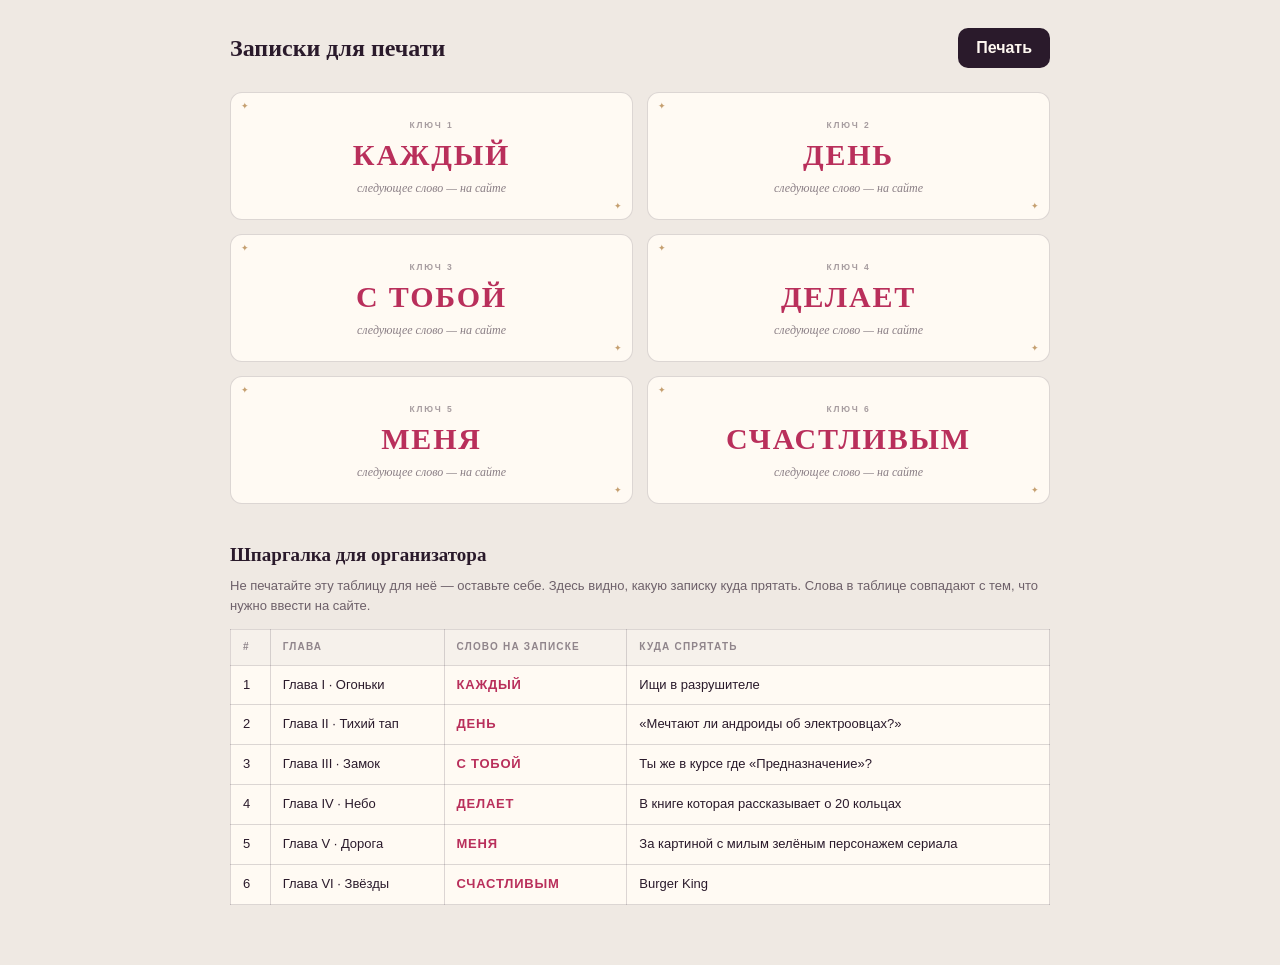
<file: docs/notes.html>
<!DOCTYPE html>
<html lang="ru">
<head>
    <meta charset="UTF-8">
    <meta name="viewport" content="width=device-width, initial-scale=1">
    <title>Записки для печати · Квест 2026</title>
    <meta name="robots" content="noindex, nofollow">
    <style>
        :root {
            --ink: #2a1a2b;
            --rose: #b92f5b;
            --gold: #a06419;
            --line: rgba(42, 26, 43, 0.16);
        }

        * { box-sizing: border-box; }

        body {
            margin: 0;
            padding: 28px 20px 60px;
            background: #efe9e3;
            color: var(--ink);
            font-family: "Segoe UI", Roboto, Arial, sans-serif;
        }

        .toolbar {
            max-width: 820px;
            margin: 0 auto 24px;
            display: flex;
            flex-wrap: wrap;
            align-items: center;
            gap: 14px;
        }

        .toolbar h1 {
            flex: 1 1 260px;
            margin: 0;
            font-family: Georgia, "Times New Roman", serif;
            font-size: 24px;
            font-weight: 600;
        }

        .toolbar button {
            padding: 11px 18px;
            border: 0;
            border-radius: 10px;
            background: #2a1a2b;
            color: #fff8f1;
            font: inherit;
            font-weight: 700;
            cursor: pointer;
        }

        .notice {
            max-width: 820px;
            margin: 0 auto 22px;
            padding: 12px 15px;
            border: 1px solid rgba(185, 47, 91, 0.35);
            border-radius: 10px;
            background: rgba(185, 47, 91, 0.08);
            font-size: 13.5px;
            line-height: 1.5;
        }

        .notice[hidden] { display: none; }

        .sheet {
            max-width: 820px;
            margin: 0 auto;
            display: grid;
            grid-template-columns: repeat(2, 1fr);
            gap: 14px;
        }

        .note {
            position: relative;
            min-height: 128px;
            padding: 20px 18px 16px;
            border: 1px solid var(--line);
            border-radius: 12px;
            background: #fffaf3;
            display: flex;
            flex-direction: column;
            justify-content: center;
            text-align: center;
            break-inside: avoid;
        }

        .note::before,
        .note::after {
            content: "✦";
            position: absolute;
            font-size: 9px;
            color: var(--gold);
            opacity: 0.6;
        }

        .note::before { top: 8px; left: 10px; }
        .note::after { bottom: 8px; right: 10px; }

        .note__num {
            margin-bottom: 8px;
            font-size: 8.5px;
            font-weight: 700;
            letter-spacing: 0.22em;
            text-transform: uppercase;
            color: rgba(42, 26, 43, 0.42);
        }

        .note__word {
            font-family: Georgia, "Times New Roman", serif;
            font-size: 30px;
            font-weight: 600;
            letter-spacing: 0.06em;
            line-height: 1.1;
            text-transform: uppercase;
            color: var(--rose);
        }

        .note__hint {
            margin-top: 10px;
            font-family: Georgia, "Times New Roman", serif;
            font-size: 12px;
            font-style: italic;
            color: rgba(42, 26, 43, 0.55);
        }

        .organizer {
            max-width: 820px;
            margin: 40px auto 0;
        }

        .organizer h2 {
            margin: 0 0 10px;
            font-family: Georgia, "Times New Roman", serif;
            font-size: 19px;
            font-weight: 600;
        }

        .organizer p {
            margin: 0 0 14px;
            font-size: 13px;
            line-height: 1.5;
            color: rgba(42, 26, 43, 0.66);
        }

        table {
            width: 100%;
            border-collapse: collapse;
            background: #fffaf3;
            font-size: 13px;
        }

        th, td {
            padding: 10px 12px;
            border: 1px solid var(--line);
            text-align: left;
            vertical-align: top;
            line-height: 1.45;
        }

        th {
            font-size: 10px;
            letter-spacing: 0.12em;
            text-transform: uppercase;
            color: rgba(42, 26, 43, 0.5);
            background: rgba(42, 26, 43, 0.04);
        }

        td b {
            letter-spacing: 0.06em;
            text-transform: uppercase;
            color: var(--rose);
        }

        .empty {
            padding: 20px;
            border: 1px dashed var(--line);
            border-radius: 10px;
            font-size: 13px;
            text-align: center;
            color: rgba(42, 26, 43, 0.5);
        }

        @media (max-width: 620px) {
            .sheet { grid-template-columns: 1fr; }
        }

        @media print {
            @page { size: A4; margin: 14mm; }

            body {
                padding: 0;
                background: #fff;
                -webkit-print-color-adjust: exact;
                print-color-adjust: exact;
            }

            .toolbar button,
            .organizer p,
            .toolbar h1 {
                display: none;
            }

            .toolbar { margin: 0; }

            .notice {
                margin-bottom: 10mm;
                font-size: 11px;
            }

            .sheet { gap: 6mm; }

            .note {
                min-height: 45mm;
                border-color: #bbb;
            }

            .note__word { font-size: 30pt; }

            .organizer {
                margin-top: 12mm;
                break-before: page;
            }

            table { font-size: 11px; }
        }
    </style>
</head>
<body>

    <div class="toolbar">
        <h1>Записки для печати</h1>
        <button type="button" id="printBtn">Печать</button>
    </div>

    <p class="notice" id="demoNotice" hidden>
        Сейчас в <code>js/config.js</code> включены демо-ключи. Это не настоящие слова —
        для квеста сначала замените контент и поставьте <code>meta.demo = false</code>.
    </p>

    <div class="sheet" id="sheet"></div>

    <section class="organizer">
        <h2>Шпаргалка для организатора</h2>
        <p>
            Не печатайте эту таблицу для неё — оставьте себе. Здесь видно, какую записку
            куда прятать. Слова в таблице совпадают с тем, что нужно ввести на сайте.
        </p>
        <div id="tableMount"></div>
    </section>

    <script src="../js/config.js?v=2026.11"></script>
    <script>
        (function () {
            "use strict";

            // config.js объявляет QUEST через const — это глобальная лексическая
            // переменная, а не свойство window, поэтому обращаемся по имени.
            const config = (typeof QUEST !== "undefined") ? QUEST : null;
            const levels = (config && config.levels) || [];
            const sheet = document.getElementById("sheet");
            const tableMount = document.getElementById("tableMount");
            const notice = document.getElementById("demoNotice");

            function keys(reward) {
                if (!reward || reward.key == null) return [];
                const list = Array.isArray(reward.key) ? reward.key : [reward.key];
                return list.filter(function (value) {
                    return value != null && String(value).trim() !== "";
                });
            }

            if (config && config.meta && config.meta.demo) {
                notice.hidden = false;
            }

            const notes = levels
                .map(function (level, index) {
                    return { level: level, index: index, word: keys(level.reward)[0] };
                })
                .filter(function (entry) { return entry.word; });

            if (!notes.length) {
                sheet.innerHTML =
                    '<div class="empty">В конфиге нет ни одного уровня с полем <code>reward.key</code>.</div>';
            }

            notes.forEach(function (entry, order) {
                const note = document.createElement("div");
                note.className = "note";
                note.innerHTML =
                    '<div class="note__num">Ключ ' + (order + 1) + "</div>" +
                    '<div class="note__word">' + String(entry.word).toUpperCase() + "</div>" +
                    '<div class="note__hint">следующее слово — на сайте</div>';
                sheet.appendChild(note);
            });

            const rows = levels.map(function (level, index) {
                const word = keys(level.reward)[0];
                const reward = level.reward || {};
                return (
                    "<tr>" +
                        "<td>" + (index + 1) + "</td>" +
                        "<td>" + (level.eyebrow || "Глава") + "</td>" +
                        "<td>" + (word ? "<b>" + word + "</b>" : "— без записки —") + "</td>" +
                        "<td>" + (reward.text || "—") + "</td>" +
                    "</tr>"
                );
            }).join("");

            tableMount.innerHTML =
                "<table>" +
                    "<thead><tr>" +
                        "<th>#</th><th>Глава</th><th>Слово на записке</th><th>Куда спрятать</th>" +
                    "</tr></thead>" +
                    "<tbody>" + rows + "</tbody>" +
                "</table>";

            document.getElementById("printBtn").addEventListener("click", function () {
                window.print();
            });
        })();
    </script>
</body>
</html>
</file>
<file: css/theme.css>
/* ============================================================
   Тема 2026: ночное небо, тёплая бумага, розовое золото
   ============================================================ */

:root {
    /* Фон */
    --night-0: #0b0714;
    --night-1: #130d22;
    --night-2: #1d1230;
    --night-3: #2a1740;

    /* Светлая карточка */
    --cream: #fff8f1;
    --cream-2: #fbeadf;
    --ink: #2a1a2b;
    --ink-soft: #6b5566;

    /* Акценты */
    --rose: #e8567c;
    --rose-deep: #b92f5b;
    --gold: #e9b872;
    --gold-deep: #a06419;
    --mint: #8fd3c7;

    /* Типографика */
    --font-display: "Cormorant Garamond", "Times New Roman", Georgia, serif;
    --font-body: "Manrope", -apple-system, BlinkMacSystemFont, "Segoe UI", Roboto, Arial, sans-serif;

    /* Геометрия */
    --radius-card: 28px;
    --radius-control: 16px;

    --ease-out: cubic-bezier(.2, .8, .2, 1);
}

*,
*::before,
*::after {
    box-sizing: border-box;
}

html {
    height: 100%;
    -webkit-text-size-adjust: 100%;
}

body {
    margin: 0;
    min-height: 100vh;
    min-height: 100dvh;
    font-family: var(--font-body);
    color: var(--cream);
    background:
        radial-gradient(120% 80% at 50% -10%, #2a1747 0%, transparent 55%),
        radial-gradient(90% 60% at 100% 100%, #3a1a3a 0%, transparent 60%),
        linear-gradient(180deg, var(--night-1) 0%, var(--night-0) 100%);
    background-color: var(--night-0);
    overflow-x: hidden;
    -webkit-font-smoothing: antialiased;
    -moz-osx-font-smoothing: grayscale;
    text-rendering: optimizeLegibility;
}

body::after {
    content: "";
    position: fixed;
    inset: 0;
    z-index: 1;
    pointer-events: none;
    background: radial-gradient(120% 90% at 50% 40%, transparent 45%, rgba(5, 3, 10, 0.55) 100%);
}

button,
input,
textarea {
    font: inherit;
    color: inherit;
}

button {
    -webkit-tap-highlight-color: transparent;
}

img {
    max-width: 100%;
    height: auto;
    display: block;
}

h1, h2, h3, p {
    margin-top: 0;
}

[hidden] {
    display: none !important;
}

:focus-visible {
    outline: 2px solid var(--gold);
    outline-offset: 3px;
    border-radius: 6px;
}

::selection {
    background: rgba(232, 86, 124, 0.28);
}

/* ---------- Фон: звёзды и сияние ---------- */

#stars,
#fx {
    position: fixed;
    inset: 0;
    width: 100%;
    height: 100%;
    pointer-events: none;
}

#stars {
    z-index: 0;
    opacity: 0.85;
}

#fx {
    z-index: 30;
}

.aurora {
    position: fixed;
    inset: 0;
    z-index: 0;
    overflow: hidden;
    pointer-events: none;
    filter: saturate(0.9);
}

.aurora__blob {
    position: absolute;
    width: 60vmax;
    height: 60vmax;
    border-radius: 50%;
    filter: blur(70px);
    opacity: 0.4;
    will-change: transform;
}

.aurora__blob--1 {
    top: -28vmax;
    left: -24vmax;
    background: radial-gradient(circle, rgba(105, 62, 160, 0.75) 0%, transparent 68%);
    animation: drift1 26s ease-in-out infinite alternate;
}

.aurora__blob--2 {
    top: 26vh;
    right: -30vmax;
    background: radial-gradient(circle, rgba(185, 47, 91, 0.5) 0%, transparent 66%);
    animation: drift2 32s ease-in-out infinite alternate;
}

.aurora__blob--3 {
    bottom: -34vmax;
    left: 8vmax;
    background: radial-gradient(circle, rgba(52, 120, 118, 0.32) 0%, transparent 68%);
    animation: drift3 38s ease-in-out infinite alternate;
}

@keyframes drift1 {
    to { transform: translate3d(10vmax, 8vmax, 0) scale(1.12); }
}
@keyframes drift2 {
    to { transform: translate3d(-12vmax, -6vmax, 0) scale(1.08); }
}
@keyframes drift3 {
    to { transform: translate3d(6vmax, -10vmax, 0) scale(1.15); }
}

/* ---------- Служебное ---------- */

.sr-only {
    position: absolute !important;
    width: 1px !important;
    height: 1px !important;
    margin: -1px !important;
    padding: 0 !important;
    overflow: hidden !important;
    clip: rect(0, 0, 0, 0) !important;
    white-space: nowrap !important;
    border: 0 !important;
}

.noscript {
    position: fixed;
    inset: 0;
    z-index: 100;
    display: grid;
    place-items: center;
    padding: 24px;
    text-align: center;
    background: var(--night-0);
    font-size: 16px;
}

/* ---------- Доступность: меньше движения ---------- */

@media (prefers-reduced-motion: reduce) {
    *,
    *::before,
    *::after {
        animation-duration: 0.001ms !important;
        animation-iteration-count: 1 !important;
        transition-duration: 0.001ms !important;
        scroll-behavior: auto !important;
    }
}
</file>
<file: css/app.css>
/* ============================================================
   Интерфейс квеста
   ============================================================ */

.app {
    position: relative;
    z-index: 2;
    width: 100%;
    max-width: 480px;
    min-height: 100vh;
    min-height: 100dvh;
    margin: 0 auto;
    display: flex;
    flex-direction: column;
    padding:
        calc(env(safe-area-inset-top, 0px) + 14px)
        calc(env(safe-area-inset-right, 0px) + 14px)
        calc(env(safe-area-inset-bottom, 0px) + 10px)
        calc(env(safe-area-inset-left, 0px) + 14px);
}

/* ---------- Верхняя панель ---------- */

.topbar {
    display: flex;
    align-items: center;
    justify-content: space-between;
    gap: 12px;
    padding: 2px 4px 12px;
    flex: 0 0 auto;
}

.brand {
    display: flex;
    align-items: center;
    gap: 8px;
    min-width: 0;
    font-size: 11px;
    font-weight: 700;
    letter-spacing: 0.18em;
    text-transform: uppercase;
    color: rgba(255, 248, 241, 0.66);
}

.brand__mark {
    color: var(--gold);
    font-size: 14px;
    line-height: 1;
    text-shadow: 0 0 12px rgba(233, 184, 114, 0.75);
}

.brand__text {
    white-space: nowrap;
    overflow: hidden;
    text-overflow: ellipsis;
}

.demo-chip {
    flex: 0 0 auto;
    padding: 3px 7px;
    border: 1px solid rgba(233, 184, 114, 0.4);
    border-radius: 999px;
    font-size: 8.5px;
    letter-spacing: 0.14em;
    color: var(--gold);
    background: rgba(233, 184, 114, 0.08);
}

.icon-btn {
    position: relative;
    flex: 0 0 auto;
    width: 42px;
    height: 42px;
    display: grid;
    place-items: center;
    padding: 0;
    border: 1px solid rgba(255, 255, 255, 0.14);
    border-radius: 50%;
    background: rgba(255, 255, 255, 0.06);
    color: var(--cream);
    cursor: pointer;
    -webkit-backdrop-filter: blur(8px);
    backdrop-filter: blur(8px);
    transition: background-color 0.2s, transform 0.12s;
}

.icon-btn:active {
    transform: scale(0.94);
}

.icon-btn svg {
    width: 20px;
    height: 20px;
    fill: none;
    stroke: currentColor;
    stroke-width: 1.7;
    stroke-linecap: round;
    stroke-linejoin: round;
}

.icon-btn.is-muted {
    color: rgba(255, 248, 241, 0.5);
}

.icon-btn.is-muted .icon-btn__wave {
    opacity: 0.25;
}

.icon-btn.is-muted::after {
    content: "";
    position: absolute;
    width: 22px;
    height: 1.5px;
    border-radius: 2px;
    background: currentColor;
    transform: rotate(-45deg);
}

/* ---------- Прогресс ---------- */

.progress {
    position: relative;
    padding: 0 5px 18px;
    flex: 0 0 auto;
    transition: opacity 0.35s ease, transform 0.35s ease;
}

body[data-view="intro"] .progress {
    opacity: 0;
    transform: translateY(-6px);
    pointer-events: none;
}

.progress__track {
    position: absolute;
    left: 13px;
    right: 13px;
    top: 4px;
    height: 1px;
    background: rgba(255, 255, 255, 0.13);
}

.progress__fill {
    width: 0;
    height: 100%;
    background: linear-gradient(90deg, var(--gold), var(--rose));
    box-shadow: 0 0 8px rgba(233, 184, 114, 0.5);
    transition: width 0.55s var(--ease-out);
}

.progress__dots {
    position: relative;
    display: flex;
    align-items: center;
    justify-content: space-between;
}

.progress__dot {
    width: 9px;
    height: 9px;
    border: 1px solid rgba(255, 255, 255, 0.25);
    border-radius: 50%;
    background: var(--night-2);
    transition: background-color 0.35s, border-color 0.35s, box-shadow 0.35s, transform 0.35s;
}

.progress__dot.is-done {
    background: var(--gold);
    border-color: var(--gold);
    box-shadow: 0 0 10px rgba(233, 184, 114, 0.65);
}

.progress__dot.is-current {
    background: #fff8f1;
    border-color: var(--gold);
    transform: scale(1.15);
    box-shadow: 0 0 0 4px rgba(233, 184, 114, 0.14);
}

/* ---------- Сцена и карточка ---------- */

.screen {
    flex: 1 1 auto;
    min-height: 0;
    display: flex;
    align-items: center;
    justify-content: center;
}

.card {
    position: relative;
    width: 100%;
    max-height: calc(100dvh - 150px);
    overflow-x: hidden;
    overflow-y: auto;
    overscroll-behavior: contain;
    padding: 28px 22px 24px;
    border: 1px solid rgba(255, 255, 255, 0.65);
    border-radius: var(--radius-card);
    background: linear-gradient(160deg, #fffaf4 0%, #fdf1e7 55%, #f9e9e2 100%);
    color: var(--ink);
    box-shadow:
        0 30px 60px -22px rgba(0, 0, 0, 0.65),
        0 2px 0 rgba(255, 255, 255, 0.35) inset;
    animation: cardIn 0.5s var(--ease-out) both;
    scrollbar-width: thin;
    scrollbar-color: rgba(42, 26, 43, 0.22) transparent;
}

.card::-webkit-scrollbar {
    width: 4px;
}

.card::-webkit-scrollbar-thumb {
    border-radius: 4px;
    background: rgba(42, 26, 43, 0.2);
}

@keyframes cardIn {
    from {
        opacity: 0;
        transform: translateY(16px) scale(0.985);
    }
    to {
        opacity: 1;
        transform: translateY(0) scale(1);
    }
}

.card.shake {
    animation: shake 0.4s ease;
}

@keyframes shake {
    0%, 100% { transform: translateX(0); }
    20% { transform: translateX(-7px); }
    40% { transform: translateX(7px); }
    60% { transform: translateX(-5px); }
    80% { transform: translateX(5px); }
}

/* ---------- Типографика внутри карточки ---------- */

.kicker {
    margin: 0 0 10px;
    font-size: 10.5px;
    font-weight: 800;
    letter-spacing: 0.22em;
    text-transform: uppercase;
    color: var(--rose-deep);
}

.title {
    margin: 0 0 14px;
    font-family: var(--font-display);
    font-size: clamp(34px, 9.4vw, 44px);
    font-weight: 600;
    line-height: 1.02;
    letter-spacing: -0.01em;
    color: var(--ink);
}

.title em {
    font-style: italic;
    color: var(--rose-deep);
}

.title--level {
    font-size: clamp(29px, 8.2vw, 38px);
    line-height: 1.04;
}

.title:focus {
    outline: none;
}

.lead {
    max-width: 35ch;
    margin: 0 auto 22px;
    font-size: 15px;
    line-height: 1.62;
    color: var(--ink-soft);
}

.fineprint {
    margin: 16px 0 0;
    font-size: 11.5px;
    line-height: 1.5;
    color: rgba(42, 26, 43, 0.45);
}

/* ---------- Кнопки ---------- */

.btn {
    appearance: none;
    display: inline-flex;
    align-items: center;
    justify-content: center;
    gap: 9px;
    width: 100%;
    min-height: 54px;
    padding: 14px 18px;
    border: 0;
    border-radius: var(--radius-control);
    font-family: var(--font-body);
    font-size: 15.5px;
    font-weight: 800;
    letter-spacing: 0.01em;
    line-height: 1.2;
    cursor: pointer;
    touch-action: manipulation;
    transition: transform 0.12s, filter 0.2s, box-shadow 0.2s, background-color 0.2s;
}

.btn:active {
    transform: scale(0.975);
}

.btn--primary {
    color: #fff;
    background: linear-gradient(135deg, #f1718f 0%, #d9426c 55%, #b92f5b 100%);
    box-shadow:
        0 14px 26px -12px rgba(185, 47, 91, 0.7),
        0 1px 0 rgba(255, 255, 255, 0.28) inset;
}

.btn--ghost {
    color: var(--ink);
    background: rgba(255, 255, 255, 0.6);
    border: 1px solid rgba(42, 26, 43, 0.12);
}

.btn--small {
    min-height: 46px;
    border-radius: 13px;
    font-size: 14px;
}

.btn + .btn {
    margin-top: 10px;
}

.btn[disabled] {
    opacity: 0.6;
    pointer-events: none;
}

.link-btn {
    display: block;
    margin: 6px auto 0;
    padding: 10px 12px;
    border: 0;
    background: none;
    color: var(--ink-soft);
    font-family: inherit;
    font-size: 13px;
    line-height: 1.4;
    text-decoration: underline;
    text-underline-offset: 3px;
    cursor: pointer;
}

/* ---------- Интро ---------- */

.hero {
    text-align: center;
}

.hero__seal {
    position: relative;
    width: 74px;
    height: 74px;
    margin: 0 auto 20px;
    display: grid;
    place-items: center;
    border-radius: 50%;
    color: var(--gold-deep);
    background: radial-gradient(circle at 32% 26%, #fffdf9 0%, #ffe8cd 52%, #f1c184 100%);
    box-shadow:
        0 14px 30px -14px rgba(160, 100, 25, 0.55),
        0 1px 0 #fff inset;
}

.hero__seal::before,
.hero__seal::after {
    content: "";
    position: absolute;
    border-radius: 50%;
    border: 1px solid rgba(185, 47, 91, 0.22);
    pointer-events: none;
}

.hero__seal::before {
    inset: -7px;
}

.hero__seal::after {
    inset: -14px;
    border-color: rgba(185, 47, 91, 0.1);
}

.hero__seal svg {
    width: 32px;
    height: 32px;
    fill: none;
    stroke: currentColor;
    stroke-width: 1.5;
    stroke-linecap: round;
    stroke-linejoin: round;
}

.meta-row {
    display: flex;
    flex-wrap: wrap;
    justify-content: center;
    gap: 7px;
    margin: 0 0 24px;
}

.meta-pill {
    padding: 7px 11px;
    border: 1px solid rgba(42, 26, 43, 0.12);
    border-radius: 999px;
    background: rgba(255, 255, 255, 0.5);
    font-size: 11px;
    font-weight: 600;
    letter-spacing: 0.05em;
    color: var(--ink-soft);
}

/* ---------- Уровень ---------- */

.level-head {
    text-align: center;
    margin-bottom: 20px;
}

.level-count {
    margin-bottom: 10px;
    font-size: 10px;
    font-weight: 800;
    letter-spacing: 0.22em;
    color: rgba(42, 26, 43, 0.38);
}

.level-count b {
    color: var(--rose-deep);
}

.game {
    margin-bottom: 6px;
}

/* ---------- Поля и формы ---------- */

.form {
    display: flex;
    flex-direction: column;
    gap: 12px;
}

.field {
    width: 100%;
    min-height: 56px;
    padding: 0 16px;
    border: 1.5px solid rgba(42, 26, 43, 0.14);
    border-radius: 14px;
    background: #fff;
    color: var(--ink);
    font-family: var(--font-body);
    font-size: 17px;
    font-weight: 500;
    line-height: 1.2;
    text-align: center;
    outline: none;
    transition: border-color 0.2s, box-shadow 0.2s;
    -webkit-appearance: none;
    appearance: none;
}

.field::placeholder {
    color: rgba(42, 26, 43, 0.3);
    font-weight: 400;
}

.field:focus {
    border-color: var(--rose);
    box-shadow: 0 0 0 4px rgba(232, 86, 124, 0.12);
}

.error {
    min-height: 18px;
    margin: 0;
    font-size: 12.5px;
    font-weight: 700;
    line-height: 1.4;
    text-align: center;
    color: #b3264c;
}

/* ---------- Подсказка ---------- */

.hint-toggle {
    display: flex;
    align-items: center;
    justify-content: center;
    gap: 6px;
    margin: 12px auto 0;
    padding: 9px 14px;
    border: 1px solid rgba(42, 26, 43, 0.12);
    border-radius: 999px;
    background: transparent;
    color: var(--ink-soft);
    font-family: inherit;
    font-size: 12px;
    font-weight: 700;
    letter-spacing: 0.04em;
    cursor: pointer;
}

.hint-toggle span {
    color: var(--gold-deep);
}

.hint-box {
    margin: 12px 0 4px;
    padding: 13px 15px;
    border: 1px dashed rgba(185, 47, 91, 0.3);
    border-radius: 14px;
    background: rgba(233, 184, 114, 0.12);
    font-size: 13.5px;
    line-height: 1.55;
    color: var(--ink);
    animation: cardIn 0.35s var(--ease-out) both;
}

/* ---------- Награда ---------- */

.reward {
    text-align: center;
}

.reward__seal {
    width: 64px;
    height: 64px;
    margin: 0 auto 16px;
    display: grid;
    place-items: center;
    border-radius: 50%;
    color: var(--gold-deep);
    background: radial-gradient(circle at 32% 26%, #fffdf9 0%, #ffe7cd 55%, #f3c78d 100%);
    box-shadow:
        0 12px 26px -12px rgba(160, 100, 25, 0.5),
        0 1px 0 #fff inset;
    animation: sealIn 0.6s var(--ease-out) both;
}

.reward__seal svg {
    width: 28px;
    height: 28px;
    fill: none;
    stroke: currentColor;
    stroke-width: 1.8;
    stroke-linecap: round;
    stroke-linejoin: round;
}

@keyframes sealIn {
    from { opacity: 0; transform: scale(0.7) rotate(-8deg); }
    to { opacity: 1; transform: scale(1) rotate(0); }
}

.reward__label {
    margin: 0 0 10px;
    font-size: 10px;
    font-weight: 800;
    letter-spacing: 0.24em;
    text-transform: uppercase;
    color: rgba(42, 26, 43, 0.42);
}

.clue {
    position: relative;
    margin: 18px 0 22px;
    padding: 24px 20px 20px;
    border-radius: 18px;
    background:
        radial-gradient(120% 100% at 15% 0%, rgba(233, 184, 114, 0.16) 0%, transparent 55%),
        linear-gradient(150deg, #2b1a3d, #3d2350);
    color: var(--cream);
    box-shadow: 0 18px 34px -20px rgba(43, 26, 61, 0.85);
}

.clue::before {
    content: "✦";
    position: absolute;
    top: 9px;
    left: 13px;
    font-size: 10px;
    color: var(--gold);
    opacity: 0.75;
}

.clue::after {
    content: "✦";
    position: absolute;
    bottom: 9px;
    right: 13px;
    font-size: 8px;
    color: var(--gold);
    opacity: 0.45;
}

.clue p {
    margin: 0;
    font-family: var(--font-display);
    font-size: 22px;
    font-weight: 600;
    line-height: 1.32;
}

.clue .clue__note {
    margin-top: 11px;
    font-family: var(--font-body);
    font-size: 12.5px;
    font-weight: 400;
    line-height: 1.55;
    color: rgba(255, 248, 241, 0.62);
}

.reward__photo {
    margin: 0 auto 20px;
    border-radius: 16px;
    overflow: hidden;
    box-shadow: 0 12px 26px -16px rgba(42, 26, 43, 0.5);
}

.reward__photo img {
    width: 100%;
}

/* ---------- Ключ с записки ---------- */

.keylock {
    margin: 0 0 16px;
    padding: 16px 15px 15px;
    border: 1px solid rgba(42, 26, 43, 0.1);
    border-radius: 18px;
    background: rgba(255, 255, 255, 0.62);
    text-align: left;
}

.keylock__label {
    margin: 0 0 5px;
    font-size: 10px;
    font-weight: 800;
    letter-spacing: 0.18em;
    text-transform: uppercase;
    color: var(--rose-deep);
}

.keylock__where {
    margin: 0 0 14px;
    padding: 10px 12px;
    border-radius: 12px;
    background: rgba(43, 26, 61, 0.07);
    font-size: 12.5px;
    line-height: 1.45;
    color: var(--ink-soft);
}

.keylock__where span {
    display: block;
    margin-bottom: 3px;
    font-size: 9px;
    font-weight: 800;
    letter-spacing: 0.18em;
    text-transform: uppercase;
    color: rgba(42, 26, 43, 0.4);
}

.keylock__back {
    margin-top: 2px;
    font-size: 12px;
    text-decoration: none;
    color: rgba(42, 26, 43, 0.42);
}

.reward--enter .reward__label {
    margin-bottom: 6px;
}

.reward--enter .title--level {
    margin-bottom: 16px;
}

.keylock__text {
    margin: 0 0 12px;
    font-size: 13px;
    line-height: 1.5;
    color: var(--ink-soft);
}

.keylock .form {
    gap: 9px;
}

.keylock .field {
    min-height: 52px;
    font-size: 16px;
    font-weight: 700;
    letter-spacing: 0.14em;
    text-transform: uppercase;
}

.keylock .field::placeholder {
    font-weight: 400;
    letter-spacing: 0.02em;
    text-transform: none;
}

.keylock .btn {
    min-height: 50px;
    font-size: 15px;
}

.keylock .link-btn {
    margin-top: 6px;
    font-size: 12px;
}

.keylock__hint {
    margin: 8px 0 0;
    padding: 10px 12px;
    border: 1px dashed rgba(185, 47, 91, 0.3);
    border-radius: 12px;
    background: rgba(233, 184, 114, 0.14);
    font-size: 12.5px;
    line-height: 1.5;
    color: var(--ink);
    animation: cardIn 0.3s var(--ease-out) both;
}

.keylock__ok {
    margin: 16px 0 18px;
    padding: 12px 14px;
    border: 1px solid rgba(143, 211, 199, 0.6);
    border-radius: 14px;
    background: rgba(143, 211, 199, 0.18);
    font-size: 13px;
    line-height: 1.45;
    text-align: center;
    color: var(--ink);
    animation: cardIn 0.4s var(--ease-out) both;
}

.keylock__ok b {
    letter-spacing: 0.08em;
    color: var(--rose-deep);
}

/* ---------- Финал: фраза из ключей ---------- */

.phrase {
    margin: 0 0 18px;
    padding: 18px 16px;
    border-radius: 18px;
    background:
        radial-gradient(120% 100% at 15% 0%, rgba(233, 184, 114, 0.18) 0%, transparent 55%),
        linear-gradient(150deg, #2b1a3d, #3d2350);
    color: var(--cream);
    font-family: var(--font-display);
    font-size: 21px;
    font-weight: 600;
    line-height: 1.34;
    letter-spacing: 0.01em;
    text-align: center;
    box-shadow: 0 18px 34px -22px rgba(43, 26, 61, 0.9);
}

.phrase small {
    display: block;
    margin-bottom: 7px;
    font-family: var(--font-body);
    font-size: 9px;
    font-weight: 800;
    letter-spacing: 0.22em;
    text-transform: uppercase;
    color: rgba(255, 248, 241, 0.55);
}

.gift-place {
    margin: 0 0 20px;
    padding: 14px 16px;
    border: 1px dashed rgba(185, 47, 91, 0.34);
    border-radius: 16px;
    background: rgba(233, 184, 114, 0.14);
    font-size: 13.5px;
    line-height: 1.5;
    text-align: center;
    color: var(--ink);
}

.gift-place b {
    display: block;
    margin-bottom: 4px;
    font-size: 9.5px;
    font-weight: 800;
    letter-spacing: 0.18em;
    text-transform: uppercase;
    color: var(--rose-deep);
}

/* ---------- Финал ---------- */

.finale {
    text-align: center;
}

.finale__heart {
    width: 88px;
    height: 88px;
    margin: 0 auto 18px;
    display: grid;
    place-items: center;
    border-radius: 50%;
    color: #fff;
    background: radial-gradient(circle at 32% 26%, #ff9db4 0%, #e8567c 45%, #b92f5b 100%);
    box-shadow:
        0 18px 36px -16px rgba(185, 47, 91, 0.75),
        0 1px 0 rgba(255, 255, 255, 0.4) inset;
    animation: heartBeat 2.4s ease-in-out 0.6s infinite;
}

.finale__heart svg {
    width: 40px;
    height: 40px;
    fill: currentColor;
}

@keyframes heartBeat {
    0%, 100% { transform: scale(1); }
    12% { transform: scale(1.08); }
    24% { transform: scale(1); }
    36% { transform: scale(1.05); }
    48% { transform: scale(1); }
}

.final-message {
    margin: 0 0 18px;
    font-family: var(--font-display);
    font-size: 20px;
    line-height: 1.48;
    color: var(--ink);
}

.final-message strong {
    font-family: var(--font-body);
    font-weight: 800;
}

.signature {
    margin: 0 0 24px;
    font-family: var(--font-display);
    font-size: 18px;
    font-style: italic;
    color: var(--rose-deep);
}

.clues {
    margin: 6px 0 18px;
    text-align: left;
    border-top: 1px solid rgba(42, 26, 43, 0.1);
}

.clues summary {
    padding: 13px 2px;
    list-style: none;
    cursor: pointer;
    font-size: 11.5px;
    font-weight: 800;
    letter-spacing: 0.12em;
    text-transform: uppercase;
    color: var(--ink-soft);
}

.clues summary::-webkit-details-marker {
    display: none;
}

.clues summary::after {
    content: "+";
    float: right;
    font-size: 16px;
    line-height: 1;
    color: var(--gold-deep);
}

.clues[open] summary::after {
    content: "−";
}

.clues ol {
    margin: 0;
    padding: 0;
    list-style: none;
}

.clues li {
    padding: 11px 2px;
    border-top: 1px solid rgba(42, 26, 43, 0.08);
    font-size: 13px;
    line-height: 1.5;
    color: var(--ink-soft);
}

.clues li strong {
    display: block;
    margin-bottom: 3px;
    font-size: 10px;
    font-weight: 800;
    letter-spacing: 0.16em;
    text-transform: uppercase;
    color: var(--ink);
}

/* ---------- Тост ---------- */

.toast {
    position: fixed;
    left: 50%;
    bottom: calc(env(safe-area-inset-bottom, 0px) + 18px);
    z-index: 60;
    max-width: min(86vw, 360px);
    padding: 11px 16px;
    border: 1px solid rgba(255, 255, 255, 0.12);
    border-radius: 999px;
    background: rgba(30, 18, 45, 0.94);
    -webkit-backdrop-filter: blur(10px);
    backdrop-filter: blur(10px);
    color: var(--cream);
    font-size: 12.5px;
    font-weight: 600;
    line-height: 1.4;
    text-align: center;
    box-shadow: 0 12px 28px rgba(0, 0, 0, 0.4);
    opacity: 0;
    visibility: hidden;
    transform: translate(-50%, 12px);
    transition: opacity 0.25s, transform 0.25s, visibility 0s linear 0.25s;
}

.toast.is-visible {
    opacity: 1;
    visibility: visible;
    transform: translate(-50%, 0);
    transition: opacity 0.25s, transform 0.25s, visibility 0s;
}

/* ---------- Подвал ---------- */

.foot {
    flex: 0 0 auto;
    margin: 0;
    padding: 12px 0 2px;
    text-align: center;
    font-size: 9.5px;
    font-weight: 700;
    letter-spacing: 0.18em;
    text-transform: uppercase;
    color: rgba(255, 248, 241, 0.32);
}

/* ---------- Адаптивность ---------- */

@media (max-width: 380px) {
    .card {
        padding: 24px 17px 20px;
        border-radius: 24px;
    }

    .title {
        font-size: clamp(31px, 9.8vw, 38px);
    }

    .title--level {
        font-size: clamp(27px, 8.6vw, 33px);
    }

    .lead {
        font-size: 14.5px;
    }

}

@media (max-height: 700px) {
    .card {
        max-height: calc(100dvh - 128px);
        padding-top: 22px;
        padding-bottom: 18px;
    }

    .hero__seal {
        width: 62px;
        height: 62px;
        margin-bottom: 14px;
    }

    .hero__seal svg {
        width: 27px;
        height: 27px;
    }

    .title {
        margin-bottom: 10px;
    }

    .lead {
        margin-bottom: 16px;
    }

    .meta-row {
        margin-bottom: 18px;
    }

    .progress {
        padding-bottom: 12px;
    }

    .level-head {
        margin-bottom: 14px;
    }

    body[data-view="finale"] .finale__heart {
        width: 62px;
        height: 62px;
        margin-bottom: 10px;
    }

    body[data-view="finale"] .finale__heart svg {
        width: 28px;
        height: 28px;
    }

    body[data-view="finale"] .kicker {
        display: none;
    }

    body[data-view="finale"] .title {
        margin-bottom: 10px;
        font-size: clamp(27px, 8vw, 34px);
    }

    body[data-view="finale"] .phrase {
        margin-bottom: 12px;
        padding: 14px;
        font-size: 19px;
    }

    body[data-view="finale"] .gift-place {
        margin-bottom: 14px;
        padding: 11px 14px;
    }

    body[data-view="reward"] .reward__seal {
        width: 46px;
        height: 46px;
        margin-bottom: 10px;
    }

    body[data-view="reward"] .reward__seal svg {
        width: 22px;
        height: 22px;
    }

    body[data-view="reward"] .reward__label {
        margin-bottom: 6px;
    }

    body[data-view="reward"] .title--level {
        margin-bottom: 9px;
        font-size: clamp(24px, 7.4vw, 31px);
    }

    body[data-view="reward"] .clue {
        margin: 12px 0 14px;
        padding: 16px 16px 14px;
    }

    body[data-view="reward"] .clue p {
        font-size: 18.5px;
        line-height: 1.3;
    }

    body[data-view="reward"] .clue .clue__note {
        margin-top: 8px;
    }
}

/* Очень низкие экраны: ужимаем интро, чтобы кнопка была видна без скролла */
@media (max-height: 660px) {
    .card {
        padding: 20px 18px 16px;
    }

    .hero__seal {
        width: 54px;
        height: 54px;
        margin-bottom: 10px;
    }

    .hero__seal::before {
        inset: -5px;
    }

    .hero__seal::after {
        display: none;
    }

    .hero__seal svg {
        width: 24px;
        height: 24px;
    }

    .kicker {
        margin-bottom: 6px;
        font-size: 9.5px;
    }

    .title {
        margin-bottom: 8px;
        font-size: clamp(27px, 8.2vw, 34px);
    }

    .title--level {
        font-size: clamp(24px, 7.4vw, 31px);
    }

    .lead {
        margin-bottom: 12px;
        font-size: 13px;
        line-height: 1.5;
    }

    .meta-row {
        gap: 5px;
        margin-bottom: 13px;
    }

    .meta-pill {
        padding: 5px 9px;
        font-size: 10px;
    }

    .btn {
        min-height: 50px;
        font-size: 15px;
    }

    .fineprint {
        display: none;
    }

    .level-head {
        margin-bottom: 12px;
    }

    .level-count {
        margin-bottom: 6px;
    }

    .hint-toggle {
        margin-top: 8px;
    }
}

/* Компактный режим для экранов с играми: на невысоких телефонах
   убираем лишний текст, чтобы задание и игра помещались целиком */
@media (max-height: 700px) {
    body[data-view="level"] .card {
        padding-top: 16px;
        padding-bottom: 14px;
    }

    body[data-view="level"] .kicker {
        display: none;
    }

    body[data-view="level"] .level-head {
        margin-bottom: 8px;
    }

    body[data-view="level"] .level-count {
        margin-bottom: 4px;
    }

    body[data-view="level"] .title--level {
        margin-bottom: 5px;
        font-size: clamp(23px, 7vw, 29px);
    }

    body[data-view="level"] .lead {
        margin-bottom: 8px;
        font-size: 12.5px;
        line-height: 1.42;
    }

    body[data-view="level"] .game__status {
        margin: 8px 0 0;
    }

    body[data-view="level"] .game__action {
        display: none;
    }

    body[data-view="level"] .hint-toggle {
        margin-top: 7px;
    }

    body[data-view="level"] .catch {
        height: clamp(178px, 33dvh, 240px);
    }
}

/* Совсем невысокие экраны (например, 320×568): поджимаем отступы,
   чтобы внизу была видна и подсказка */
@media (max-height: 620px) {
    body[data-view="level"] .card {
        padding-top: 10px;
        padding-bottom: 8px;
    }

    body[data-view="level"] .title--level {
        margin-bottom: 5px;
    }

    body[data-view="level"] .lead {
        margin-bottom: 6px;
        font-size: 11.8px;
        line-height: 1.35;
    }

    body[data-view="level"] .game__status {
        margin-top: 5px;
    }

    body[data-view="level"] .hint-toggle {
        margin-top: 4px;
        padding: 5px 11px;
    }

    /* На самом маленьком экране форма ключа важнее повторной подсказки:
       место поиска уже было на предыдущем шаге, его можно вернуть кнопкой. */
    body[data-view="reward"] .keylock__where {
        display: none;
    }

    body[data-view="reward"] .keylock {
        margin-bottom: 10px;
        padding: 12px 12px 11px;
    }

    body[data-view="reward"] .keylock__text {
        margin-bottom: 8px;
        font-size: 12.5px;
    }

    body[data-view="reward"] .keylock .form {
        gap: 7px;
    }

    body[data-view="reward"] .keylock .field {
        min-height: 46px;
    }

    body[data-view="reward"] .keylock .btn {
        min-height: 46px;
    }

    body[data-view="reward"] .keylock__back {
        margin-top: 0;
    }

    body[data-view="reward"] .reward--enter .title--level {
        margin-bottom: 10px;
    }

    body[data-view="reward"] .keylock__ok {
        margin: 10px 0 12px;
        padding: 10px 12px;
    }

    body[data-view="reward"] .reward__seal {
        display: none;
    }
}

@media (min-width: 720px) {
    .app {
        max-width: 520px;
        padding-top: calc(env(safe-area-inset-top, 0px) + 28px);
    }

    .card {
        padding: 38px 32px 32px;
        border-radius: 32px;
        max-height: calc(100dvh - 180px);
    }

    .title {
        font-size: 47px;
    }

    .title--level {
        font-size: 41px;
    }

    .lead {
        font-size: 16px;
    }
}
</file>
<file: css/games.css>
/* ============================================================
   Стили шести игр квеста
   ============================================================ */

/* ---------- Общее ---------- */

.game__status {
    min-height: 18px;
    margin: 14px 0 12px;
    font-size: 13px;
    font-weight: 700;
    line-height: 1.4;
    text-align: center;
    color: var(--ink-soft);
}

.game__action {
    display: flex;
    align-items: center;
    justify-content: center;
    min-height: 42px;
    margin: 0 auto;
    padding: 9px 16px;
    border: 1px solid rgba(42, 26, 43, 0.12);
    border-radius: 999px;
    background: rgba(255, 255, 255, 0.65);
    color: var(--ink-soft);
    font-family: inherit;
    font-size: 12.5px;
    font-weight: 700;
    cursor: pointer;
    touch-action: manipulation;
    transition: background-color 0.15s, transform 0.1s;
}

.game__action:active {
    background: rgba(42, 26, 43, 0.06);
    transform: scale(0.98);
}

/* ---------- 1. Огоньки ---------- */

.fire {
    display: grid;
    grid-template-columns: repeat(2, 1fr);
    gap: 10px;
    width: 100%;
    max-width: 280px;
    margin: 0 auto;
}

.fire__pad {
    aspect-ratio: 1;
    display: grid;
    place-items: center;
    padding: 0;
    border: 1px solid rgba(42, 26, 43, 0.1);
    border-radius: 24px;
    background: linear-gradient(150deg, #ffffff, #fdf1f5);
    color: rgba(42, 26, 43, 0.22);
    font-size: 38px;
    line-height: 1;
    cursor: pointer;
    box-shadow: 0 4px 12px rgba(42, 26, 43, 0.06), inset 0 1px 0 #ffffff;
    transition:
        transform 0.18s var(--ease-out),
        box-shadow 0.25s,
        background 0.25s,
        color 0.2s;
    touch-action: manipulation;
}

.fire__pad:active {
    transform: scale(0.96);
}

.fire__pad svg {
    width: 46%;
    height: 46%;
    display: block;
}

.fire__pad.is-lit {
    background: radial-gradient(circle at 40% 35%, #fff6df, #ffe0ae 46%, #f3c27a 100%);
    box-shadow:
        0 0 26px rgba(233, 184, 114, 0.7),
        0 0 58px rgba(232, 86, 124, 0.32);
    transform: scale(1.05);
}

.fire.is-waiting .fire__pad {
    pointer-events: none;
    opacity: 0.92;
}

/* ---------- 2. Пятнашки ---------- */

.slide {
    display: grid;
    grid-template-columns: repeat(3, 1fr);
    gap: 7px;
    width: 100%;
    max-width: 272px;
    margin: 0 auto;
    padding: 8px;
    border-radius: 22px;
    background: rgba(42, 26, 43, 0.05);
}

.slide__tile {
    aspect-ratio: 1;
    padding: 0;
    border: 1px solid rgba(42, 26, 43, 0.08);
    border-radius: 14px;
    background: #ffffff;
    color: var(--ink);
    font-family: var(--font-body);
    font-size: 24px;
    font-weight: 800;
    cursor: pointer;
    box-shadow: 0 3px 0 rgba(42, 26, 43, 0.06);
    transition: transform 0.1s, background-color 0.15s;
    touch-action: manipulation;
}

.slide__tile:active {
    transform: scale(0.94);
    background: #fff1f4;
}

.slide__tile.is-empty {
    border-color: transparent;
    background: rgba(42, 26, 43, 0.04);
    box-shadow: none;
    pointer-events: none;
}

.slide.is-solved .slide__tile {
    background: linear-gradient(145deg, #ffffff, #fff3d8);
    border-color: rgba(233, 184, 114, 0.55);
}

/* ---------- 3. Кодовые диски ---------- */

.disks {
    display: flex;
    justify-content: center;
    align-items: flex-start;
    gap: 12px;
    margin: 0 auto;
}

.disk {
    display: flex;
    flex-direction: column;
    align-items: center;
    gap: 9px;
}

.disk__face {
    width: 76px;
    height: 96px;
    display: grid;
    place-items: center;
    padding: 0;
    border: 1px solid rgba(42, 26, 43, 0.1);
    border-radius: 20px;
    background: linear-gradient(160deg, #ffffff, #fdeff4);
    color: var(--rose-deep);
    font-size: 34px;
    line-height: 1;
    cursor: pointer;
    box-shadow: inset 0 1px 0 #ffffff, 0 6px 16px rgba(42, 26, 43, 0.08);
    transition: transform 0.1s, border-color 0.2s, box-shadow 0.25s, color 0.2s;
    touch-action: manipulation;
}

.disk__face svg {
    width: 42px;
    height: 42px;
    display: block;
}

.disk__face:active {
    transform: scale(0.95);
}

.disk__dots {
    display: flex;
    flex-wrap: wrap;
    justify-content: center;
    gap: 4px;
    max-width: 56px;
}

.disk__dot {
    width: 5px;
    height: 5px;
    border-radius: 50%;
    background: rgba(42, 26, 43, 0.16);
    transition: background-color 0.15s, transform 0.15s;
}

.disk__dot.is-on {
    background: var(--rose);
    transform: scale(1.25);
}

.disks--4 {
    gap: 8px;
}

.disks--4 .disk__face {
    width: 64px;
    height: 82px;
    border-radius: 16px;
}

.disks--4 .disk__face svg {
    width: 34px;
    height: 34px;
}

.disks.is-open .disk__face {
    border-color: var(--gold);
    box-shadow:
        0 0 0 3px rgba(233, 184, 114, 0.22),
        inset 0 1px 0 #ffffff;
}

@media (max-width: 340px) {
    .disk__face {
        width: 68px;
        height: 88px;
        font-size: 30px;
    }

    .disks {
        gap: 9px;
    }
}

/* ---------- 4. Два неба ---------- */

.sky-pair {
    display: grid;
    gap: 8px;
    width: 100%;
}

.sky-pane {
    position: relative;
    height: 136px;
    border-radius: 18px;
    overflow: hidden;
    background:
        radial-gradient(circle at 30% 18%, #3b2452 0%, #1d1130 62%, #150c24 100%);
    box-shadow: inset 0 0 36px rgba(0, 0, 0, 0.45);
}

.sky-pane__name {
    display: block;
    margin: 0 0 4px 2px;
    font-size: 10px;
    font-weight: 800;
    letter-spacing: 0.14em;
    text-transform: uppercase;
    color: var(--ink-soft);
}

.sky-spot {
    position: absolute;
    width: 36px;
    height: 36px;
    transform: translate(-50%, -50%);
    display: grid;
    place-items: center;
    padding: 0;
    border: 0;
    border-radius: 50%;
    background: transparent;
    cursor: pointer;
    touch-action: manipulation;
}

.sky-spot svg {
    width: 30px;
    height: 30px;
    display: block;
    filter: drop-shadow(0 0 4px rgba(0, 0, 0, 0.35));
}

.sky-spot.is-found {
    box-shadow: 0 0 0 2px #fff6d8, 0 0 12px rgba(233, 184, 114, 0.85);
}

/* ---------- 4b. Старое созвездие ---------- */

.sky {
    position: relative;
    width: 100%;
    max-width: 300px;
    aspect-ratio: 1;
    margin: 0 auto;
    border-radius: 24px;
    overflow: hidden;
    background:
        radial-gradient(circle at 30% 18%, #3b2452 0%, #1d1130 62%, #150c24 100%);
    box-shadow:
        inset 0 0 46px rgba(0, 0, 0, 0.55),
        0 12px 26px -18px rgba(0, 0, 0, 0.8);
    touch-action: manipulation;
}

.sky__lines {
    position: absolute;
    inset: 0;
    width: 100%;
    height: 100%;
}

.sky__lines polyline {
    fill: none;
    stroke: rgba(233, 184, 114, 0.92);
    stroke-width: 1.2;
    stroke-linecap: round;
    stroke-linejoin: round;
    filter: drop-shadow(0 0 2px rgba(233, 184, 114, 0.8));
}

.sky__star {
    position: absolute;
    width: 30px;
    height: 30px;
    transform: translate(-50%, -50%);
    display: grid;
    place-items: center;
    padding: 0;
    border: 0;
    border-radius: 0;
    background: transparent;
    cursor: pointer;
    transition:
        transform 0.15s var(--ease-out),
        background 0.25s,
        color 0.2s,
        box-shadow 0.25s;
    touch-action: manipulation;
}

.sky__star::after {
    content: "";
    position: absolute;
    inset: -7px;
    border-radius: 50%;
    background: radial-gradient(circle, rgba(233, 184, 114, 0.28), transparent 65%);
    opacity: 0.12;
    pointer-events: none;
}

.sky__star.is-lit::after {
    opacity: 0.9;
}

.sky__star svg {
    width: 100%;
    height: 100%;
    display: block;
    opacity: 0.45;
    filter: grayscale(0.4);
}

.sky__star.is-lit svg {
    opacity: 1;
    filter: drop-shadow(0 0 6px rgba(233, 184, 114, 0.95));
}

.sky__star.is-lit {
    transform: translate(-50%, -50%) scale(1.16);
}

.sky.is-done .sky__star {
    box-shadow: 0 0 20px rgba(233, 184, 114, 0.9);
}

@media (max-width: 340px) {
    .sky__star {
        width: 26px;
        height: 26px;
        font-size: 10px;
    }
}

/* ---------- 5. Лабиринт ---------- */

.maze {
    display: grid;
    grid-template-columns: repeat(var(--cols, 7), 1fr);
    gap: 3px;
    width: 100%;
    max-width: 288px;
    margin: 0 auto;
    padding: 8px;
    border-radius: 20px;
    background: rgba(42, 26, 43, 0.05);
    touch-action: none;
    user-select: none;
    -webkit-user-select: none;
}

.maze__cell {
    aspect-ratio: 1;
    display: grid;
    place-items: center;
    border-radius: 8px;
    font-size: 15px;
    line-height: 1;
    transition: background-color 0.15s, box-shadow 0.15s;
}

.maze__cell svg {
    width: 68%;
    height: 68%;
    display: block;
}

.maze__cell.is-open {
    background: rgba(255, 255, 255, 0.78);
    box-shadow: inset 0 0 0 1px rgba(42, 26, 43, 0.05);
    cursor: pointer;
}

.maze__cell.is-wall {
    background: linear-gradient(145deg, #2c1a3d, #452a59);
    box-shadow: inset 0 1px 0 rgba(255, 255, 255, 0.08);
}

.maze__cell.is-trail {
    background: linear-gradient(150deg, #ffe6ec, #fff3d8);
}

.maze__cell.is-current {
    background: radial-gradient(circle at 40% 35%, #ffffff, #ffe0e9);
    box-shadow:
        inset 0 0 0 2px var(--rose),
        0 0 12px rgba(232, 86, 124, 0.4);
    transform: scale(1.03);
}

.maze__cell.is-finish {
    background: rgba(233, 184, 114, 0.3);
}

.maze__cell.is-finish.is-current {
    background: radial-gradient(circle at 40% 35%, #ffffff, #ffe9b8);
}

.maze.is-solved .maze__cell.is-current {
    box-shadow:
        inset 0 0 0 2px var(--gold),
        0 0 18px rgba(233, 184, 114, 0.6);
}

/* ---------- 6. Поймай звёзды ---------- */

.catch {
    position: relative;
    width: 100%;
    max-width: 320px;
    height: 250px;
    margin: 0 auto;
    border-radius: 22px;
    overflow: hidden;
    background:
        radial-gradient(circle at 50% 26%, #38214e 0%, #1d1130 58%, #140b22 100%);
    box-shadow: inset 0 0 44px rgba(0, 0, 0, 0.5);
    touch-action: manipulation;
}

.catch__star {
    position: absolute;
    width: 46px;
    height: 46px;
    transform: translate(-50%, -50%);
    display: grid;
    place-items: center;
    padding: 0;
    border: 0;
    border-radius: 0;
    background: transparent;
    cursor: pointer;
    filter: drop-shadow(0 0 8px rgba(233, 184, 114, 0.85));
    animation: starIn 0.3s var(--ease-out) both;
    touch-action: manipulation;
}

.catch__star svg {
    width: 100%;
    height: 100%;
    display: block;
}

.catch__star.is-bad {
    filter: drop-shadow(0 0 6px rgba(154, 163, 181, 0.55));
}

.catch__star:active {
    transform: translate(-50%, -50%) scale(0.9);
}

@keyframes starIn {
    from {
        opacity: 0;
        transform: translate(-50%, -50%) scale(0.35);
    }
}

.catch__bar {
    width: 100%;
    max-width: 320px;
    height: 4px;
    margin: 12px auto 0;
    border-radius: 999px;
    background: rgba(42, 26, 43, 0.09);
    overflow: hidden;
}

.catch__bar span {
    display: block;
    width: 0;
    height: 100%;
    border-radius: inherit;
    background: linear-gradient(90deg, var(--gold), var(--rose));
    transition: width 0.3s var(--ease-out);
}

/* ---------- 6. Пары — найди одинаковые карточки ---------- */

.game--tap {
    display: grid;
    place-items: center;
    padding: 10px 0 4px;
}

.tap__board {
    display: grid;
    grid-template-columns: repeat(var(--tap-cols, 5), 1fr);
    gap: 7px;
    width: 100%;
    max-width: 340px;
    margin: 0 auto;
    perspective: 700px;
}

.tap__board--5 {
    gap: 6px;
    max-width: 360px;
}

.tap__card {
    position: relative;
    aspect-ratio: 1;
    padding: 0;
    border: 0;
    background: transparent;
    cursor: pointer;
    touch-action: manipulation;
    transform-style: preserve-3d;
    transition: transform 0.42s var(--ease-out);
}

.tap__card:active:not(.is-open):not(.is-matched) {
    transform: scale(0.96);
}

.tap__face {
    position: absolute;
    inset: 0;
    display: grid;
    place-items: center;
    border-radius: 12px;
    border: 1px solid rgba(42, 26, 43, 0.1);
    backface-visibility: hidden;
    -webkit-backface-visibility: hidden;
    box-shadow: 0 3px 10px rgba(42, 26, 43, 0.06), inset 0 1px 0 #ffffff;
}

.tap__face svg {
    width: 62%;
    height: 62%;
    display: block;
}

.tap__card--quiet.is-matched .tap__face--front {
    background: #fff;
    box-shadow: 0 0 0 2px #d7b4ff, 0 0 14px rgba(181, 108, 255, 0.45);
}

.tap__face--back {
    background: linear-gradient(150deg, #ffffff, #fdf1f5);
    color: rgba(42, 26, 43, 0.18);
}

.tap__face--front {
    background: #fffdfb;
    transform: rotateY(180deg);
}

.tap__card.is-open,
.tap__card.is-matched {
    transform: rotateY(180deg);
}

.tap__card.is-matched .tap__face--front {
    background: #fffdfb;
    box-shadow: 0 0 0 2px var(--gold), 0 0 12px rgba(233, 184, 114, 0.45);
}

.tap__board.is-solved .tap__card.is-matched .tap__face--front {
    box-shadow: 0 0 22px rgba(233, 184, 114, 0.7), 0 8px 18px rgba(42, 26, 43, 0.1);
}

@media (prefers-reduced-motion: reduce) {
    .tap__card {
        transition: none;
    }
}
</file>
